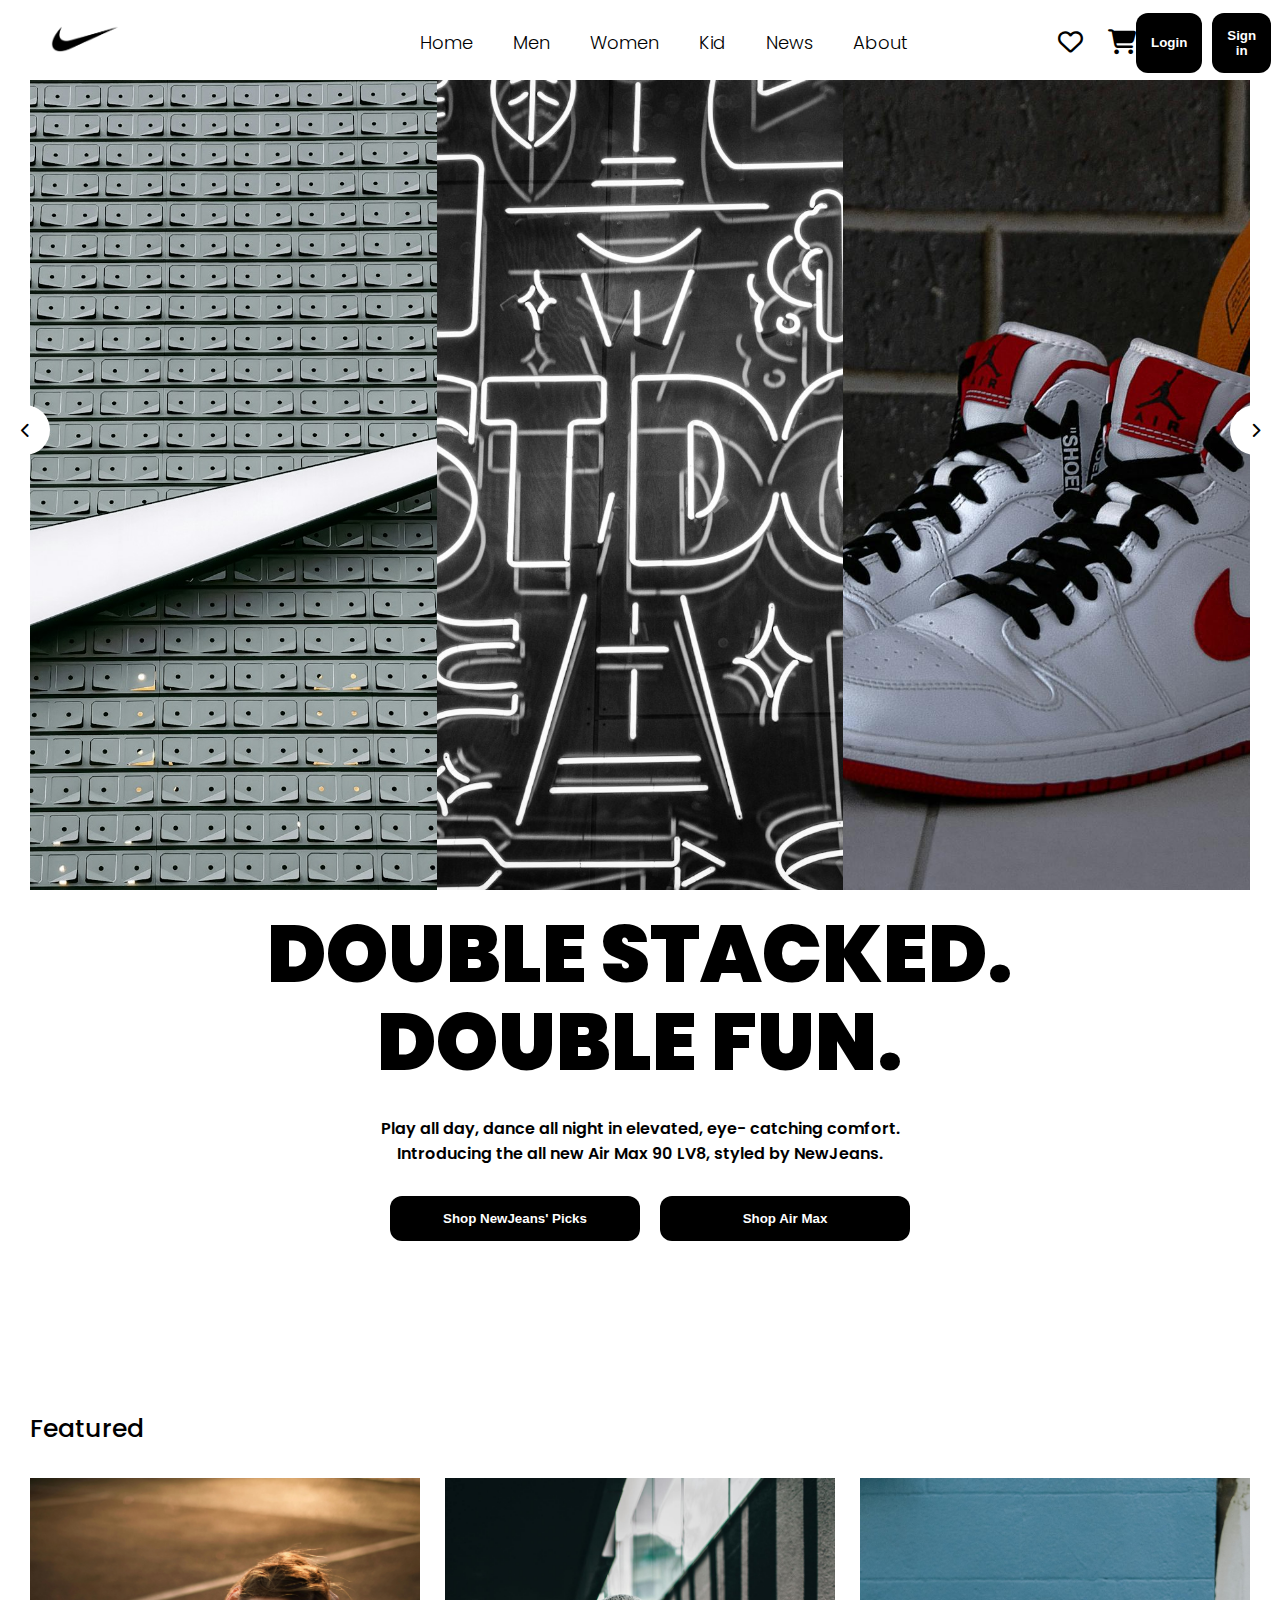
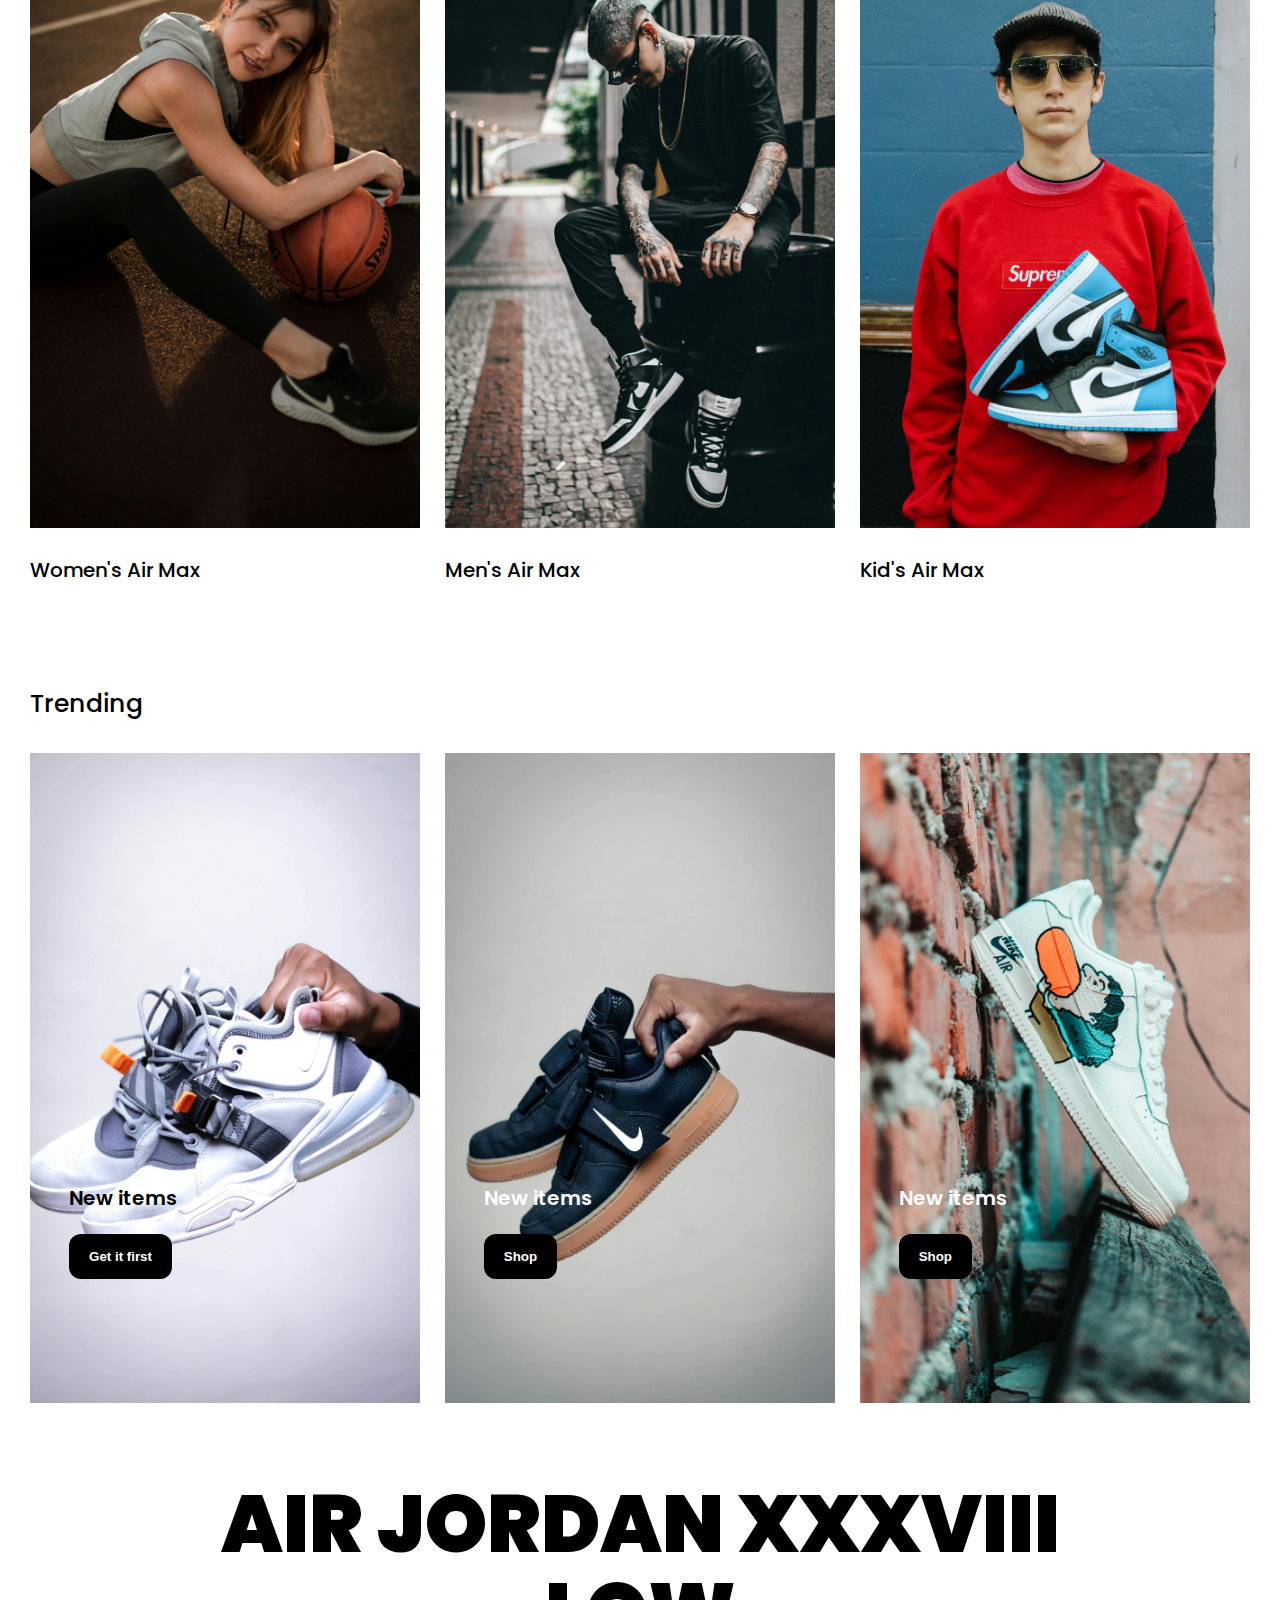
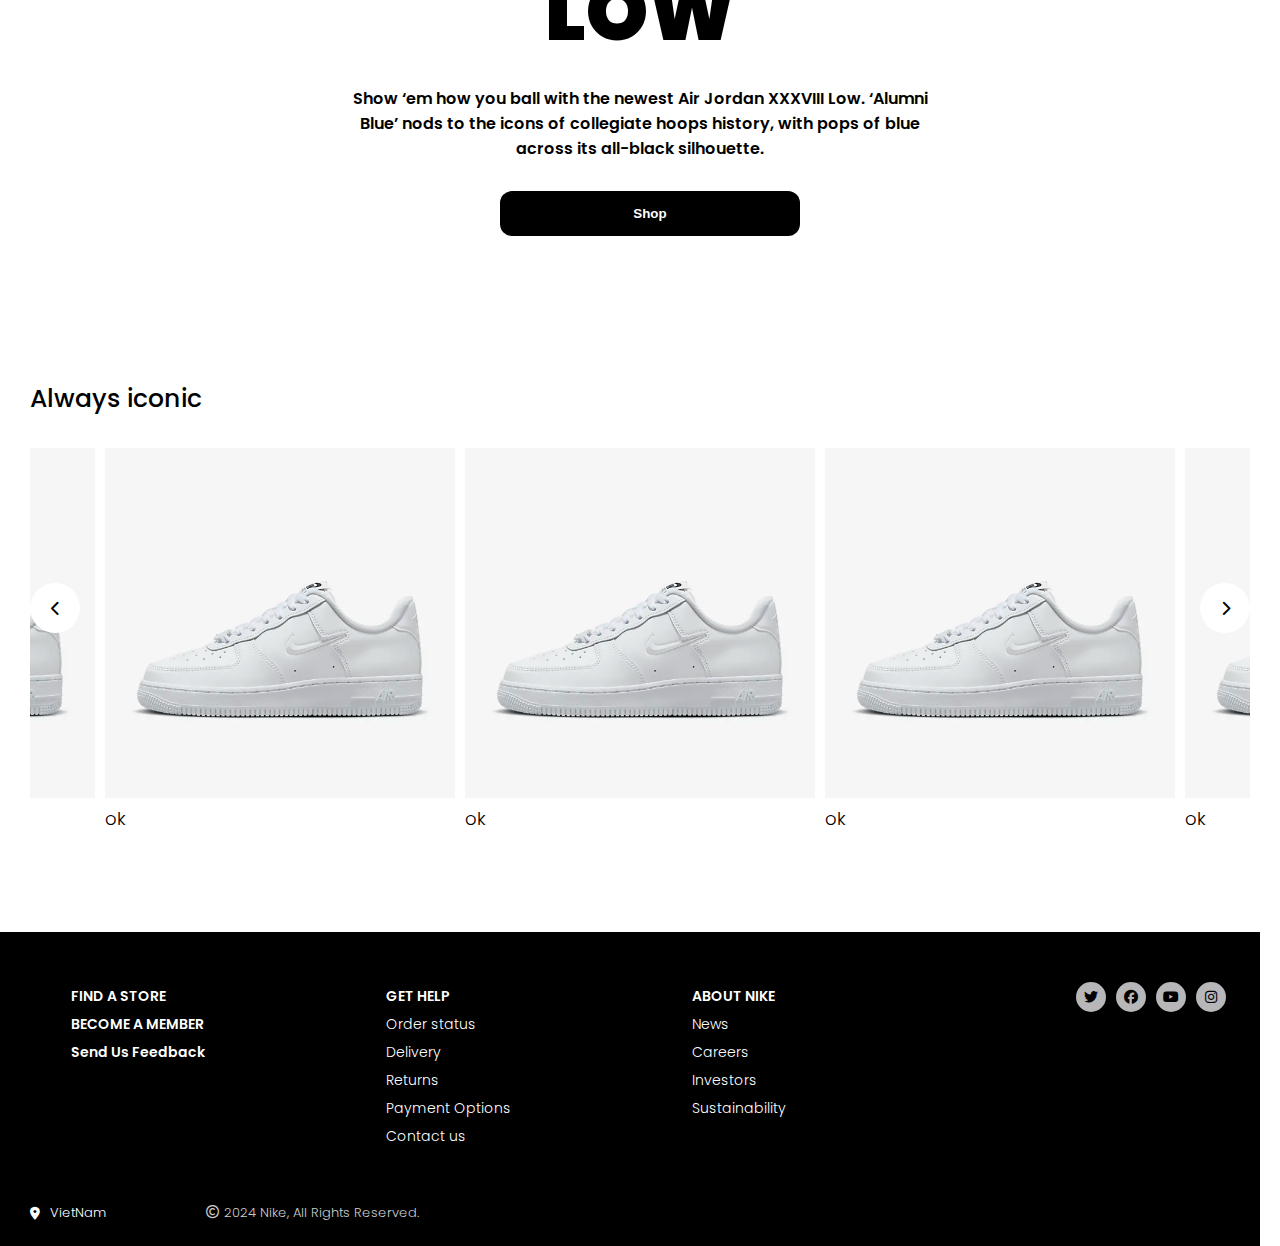
<file: index.html>
<!DOCTYPE html>
<html lang="en">
<head>
    <meta charset="UTF-8">
    <meta name="viewport" content="width=device-width, initial-scale=1.0">
    <title>Nike Shoes Shop</title>
    <!-- <link href="https://cdn.jsdelivr.net/npm/bootstrap@5.3.3/dist/css/bootstrap.min.css" rel="stylesheet">
    <link href="https://getbootstrap.com/docs/5.3/assets/css/docs.css" rel="stylesheet">
    <script src="https://cdn.jsdelivr.net/npm/bootstrap@5.3.3/dist/js/bootstrap.bundle.min.js"></script> -->
    <link rel="stylesheet" href="./fontawesome-free-6.5.1-web/css/all.css">
    <link rel="stylesheet" href="./asset/style.css">

</head>
<body>
    <!-- HEADER -->
    <header>
        <!-- navbar -->
        <div class="navbar">
            <a href="./index.html">
                <img src="./asset/img/logo.png" alt="Nike" class="logo">
            </a>
            <div class="navbar-nav">
                <a href="index.html" class="title__nav">Home</a>
                <a href="men.html" class="title__nav">Men</a>
                <a href="women.html" class="title__nav">Women</a>
                <a href="kid.html" class="title__nav">Kid</a>
                <a href="News.html" class="title__nav">News</a>
                <a href="About.html" class="title__nav">About</a>
            </div>
            <div class="cart">
                <a href="#!"><i class="fa-regular fa-heart"></i></a>
                 <a href="#!" class="cart-item"><i class="fa-solid fa-cart-shopping"></i></a>
            </div>
            <div class="login">
                <button class="btn log-in">Login</button>
                <button class="btn sign-up">Sign in</button>
            </div>
        </div>
        <!-- hero -->
        <div class="hero">
            <button class="btn-icon " id="iconic__left"><i class="fa-solid fa-chevron-left"></i></button>
            <div class="content">
                <img src="./asset/img/img-main1 (1).jpg" alt="" class="hero__img">
                <img src="./asset/img/img-main2 (2).jpg" alt="" class="hero__img">
                <img src="./asset/img/hero.jpg" alt="" class="hero__img">
            </div>
            <button class="btn-icon"id="iconic__right"><i class="fa-solid fa-chevron-right"></i></button>

        </div>
    </header>
       <!-- MAIN -->

    <main>
        <section class="">
            <!-- figcaption -->
            <div class="figcaption">
                <h2 class="title title-fig">
                    DOUBLE STACKED.<br>
                    DOUBLE FUN.
                </h2>
                <p class="desc">
                    Play all day, dance all night in elevated, eye- catching comfort.<br>
                    Introducing the all new Air Max 90 LV8, styled by NewJeans.
                </p>
                <div class="btn-figcaption">
                    <button class="btn btn-fig-left">Shop NewJeans' Picks</button>
                    <button class="btn btn-fig-right">Shop Air Max</button>

                </div>
            </div>
            <!-- featured -->
            <div class="featured">
                <h3 class="title title-feat">Featured</h3>
                <div class="featured-items">
                    <div class="feature-item">
                        <a href="#!">
                            <img src="./asset/img/womenNike.jpg" alt="Women's Air Max" class="feature__img">
                            <p class="desc">
                                Women's Air Max
                            </p>
                        </a>
                    </div>
                    <div class="feature-item">
                        <a href="#!">
                            <img src="./asset/img/mennike.jpg" alt="Women's Air Max" class="feature__img">
                            <p class="desc">
                                Men's Air Max
                            </p>
                        </a>
                        
                    </div>
                    <div class="feature-item">
                        <a href="#!">
                            <img src="./asset/img/kidNike.jpg" alt="Women's Air Max" class="feature__img">
                            <p class="desc">
                                Kid's Air Max
                            </p>
                        </a>
                        
                    </div>
                </div>
            </div>
            <!-- Trending -->
            <div class="trending">
                <h3 class="title title-trend">Trending</h3>
                <div class="trending-items">
                    <div class="item">
                        <a href="#!">
                            <img src="./asset/img/trend3.jpg" alt="" class="trending-img">
                            <div class="trending-title ttt">New items</div>
                            <button class="btn btn-trending">Get it first</button>
                        </a>
                    </div>

                    <div class="item">
                        <a href="#!">
                            <img src="./asset/img/trnd2.jpg" alt="" class="trending-img">
                            <div class="trending-title">New items</div>
                            <button class="btn btn-trending">Shop</button>
                        </a>
                    </div>

                    <div class="item">
                        <a href="#!">
                            <img src="./asset/img/trend1.jpg" alt="" class="trending-img">
                            <div class="trending-title">New items</div>
                            <button class="btn btn-trending">Shop</button>
                        </a>
                    </div>
                </div>
            </div>
            <!-- figcaption2 -->
            <div class="figcaption">
                <h2 class="title title-fig fig2">
                    AIR JORDAN XXXVIII LOW
                </h2>
                <p class="desc">
                    Show ‘em how you ball with the newest Air Jordan XXXVIII Low. 
                    ‘Alumni Blue’ nods to the icons of collegiate hoops history, 
                    with pops of blue across its all-black silhouette.
                </p>
                <div class="btn-figcaption">
                    <button class="btn btn-shop">Shop</button>

                </div>
            </div>

            <!-- iconic -->
            <div class="iconic-item">
                <h3 class="title iconic_title">Always iconic</h3>
                <div class="iconic__items">
                    <div class="item-icon">
                        <a href="#!">
                            <img src="./asset/img/icon1.png" alt="" class="img__iconic">
                            <div class="desc">ok</div>
                        </a>
                    </div>
                    <div class="item-icon">
                        <a href="#!">
                            <img src="./asset/img/icon1.png" alt="" class="img__iconic">
                            <div class="desc">ok</div>
                        </a>
                    </div>
                    <div class="item-icon">
                        <a href="#!">
                            <img src="./asset/img/icon1.png" alt="" class="img__iconic">

                            <div class="desc">ok</div>
                        </a>
                    </div>
                    <div class="item-icon">
                        <a href="#!">
                            <img src="./asset/img/icon1.png" alt="" class="img__iconic">

                            <div class="desc">ok</div>
                        </a>
                    </div>
                    <div class="item-icon">
                        <a href="#!">
                            <img src="./asset/img/icon1.png" alt="" class="img__iconic">

                            <div class="desc">ok</div>
                        </a>
                    </div>
                    <div class="item-icon">
                        <a href="#!">
                            <img src="./asset/img/icon1.png" alt="" class="img__iconic">

                            <div class="desc">ok</div>
                        </a>
                    </div>
                    <div class="item-icon">
                        <a href="#!">
                            <img src="./asset/img/icon1.png" alt="" class="img__iconic">

                            <div class="desc">ok</div>
                        </a>
                    </div>
                </div>
                
                <button class="btn-icon " id="iconic__left"><i class="fa-solid fa-chevron-left"></i></button>
                <button class="btn-icon"id="iconic__right"><i class="fa-solid fa-chevron-right"></i></button>
            </div>
        </section>
    </main>
    <!-- footer -->
    <div class="footer">
        <div class="footer-top">
            <div class="footer-top__left">
                <ul>
                    <li class="highlight">FIND A STORE</li>
                    <li class="highlight">BECOME A MEMBER</li>
                    <li class="highlight">Send Us Feedback</li>
                </ul>
                <ul>
                    <li class="highlight">GET HELP</li>
                    <li>Order status</li>
                    <li>Delivery</li>
                    <li>Returns</li>
                    <li>Payment Options</li>
                    <li>Contact us</li>

                </ul>
                <ul>
                    <li class="highlight">ABOUT NIKE</li>
                    <li>News</li>
                    <li>Careers</li>
                    <li>Investors</li>
                    <li>Sustainability</li>


                </ul>
            </div>
            <div class="footer-top__right">
                <a href="#!" class="icon"><i class="fa-brands fa-twitter"></i></a>
                <a href="#!" class="icon"><i class="fa-brands fa-facebook"></i></a>
                <a href="#!" class="icon"><i class="fa-brands fa-youtube"></i></a>
                <a href="#!" class="icon"><i class="fa-brands fa-instagram"></i></a>
                
            </div>
        </div>
        <div class="footer-bot">
            <a href="#!" class="location">
                <i class="fa-solid fa-location-dot"></i>
                <span class="country">VietNam</span>
            </a>
            <div class="copyright">
                <div class="copy-icon"><i class="fa-regular fa-copyright"></i></div>
                <span class="desc">
                    2024 Nike, All Rights Reserved.
                </span>
            </div>

        </div>
        
    </div>

        
    <script src="./app.js"></script>



        
</body>
</html>
</file>
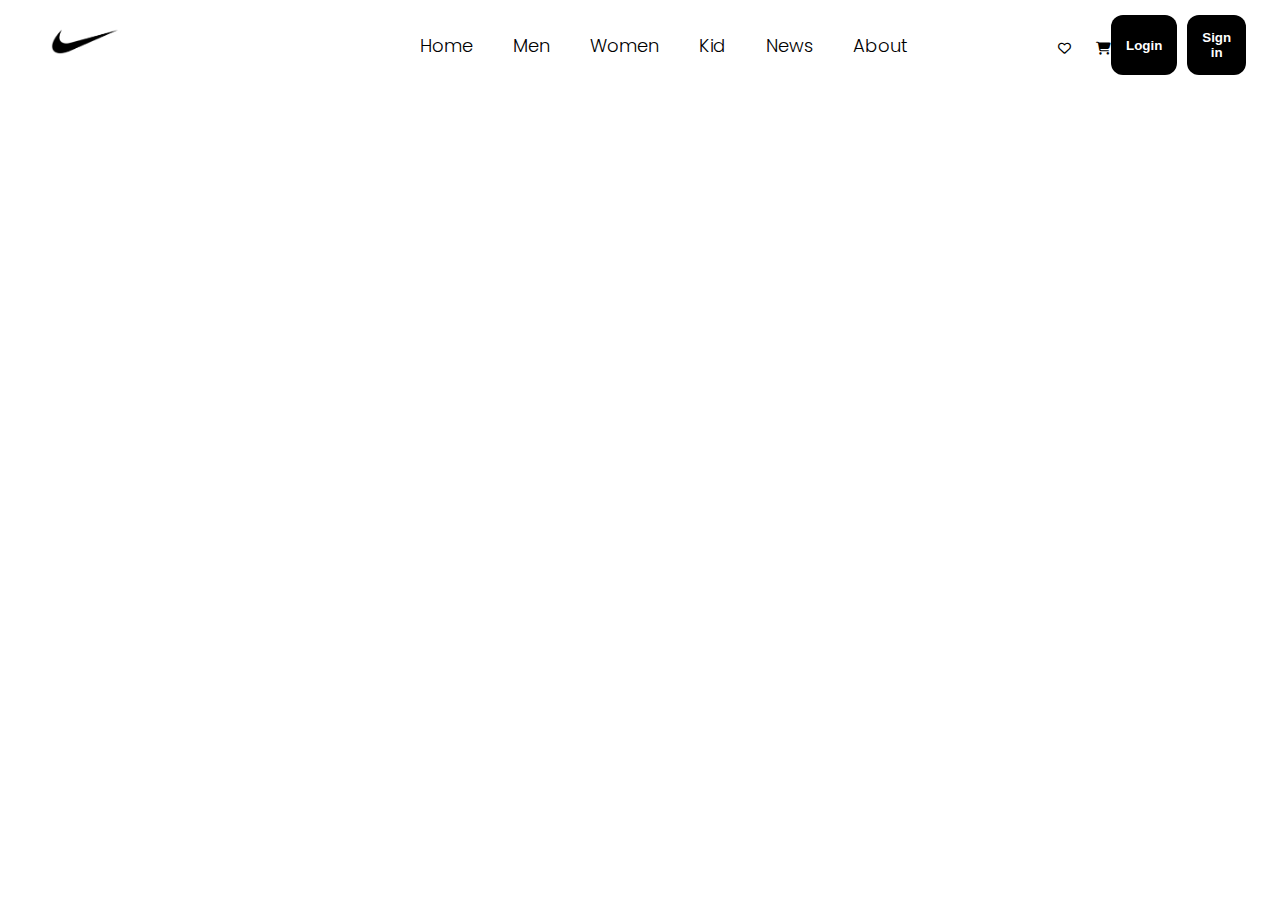
<file: About.html>
<!DOCTYPE html>
<html lang="en">
<head>
    <meta charset="UTF-8">
    <meta name="viewport" content="width=device-width, initial-scale=1.0">
    <title>About</title>
    <link rel="stylesheet" href="./asset/styles.css">
    <link rel="stylesheet" href="./fontawesome-free-6.5.1-web/css/all.css">
</head>
<body>
        <!-- HEADER -->
        <header>
            <!-- navbar -->
            <div class="navbar">
                <a href="./index.html">
                    <img src="./asset/img/logo.png" alt="Nike" class="logo">
                </a>
                <div class="navbar-nav">
                    <a href="index.html" class="home">Home</a>
                    <a href="men.html" class="men">Men</a>
                    <a href="women.html" class="women">Women</a>
                    <a href="kid.html" class="kid">Kid</a>
    
                    <a href="News.html" class="News">News</a>
                    <a href="About.html" class="About">About</a>
                </div>
                <div class="cart">
                    <a href="#!"><i class="fa-regular fa-heart"></i></a>
                     <a href="#!" class="cart-item"><i class="fa-solid fa-cart-shopping"></i></a>
                </div>
                <div class="login">
                    <button class="btn log-in">Login</button>
                    <button class="btn sign-up">Sign in</button>
                </div>
            </div>

        </header>
</body>
</html>
</file>
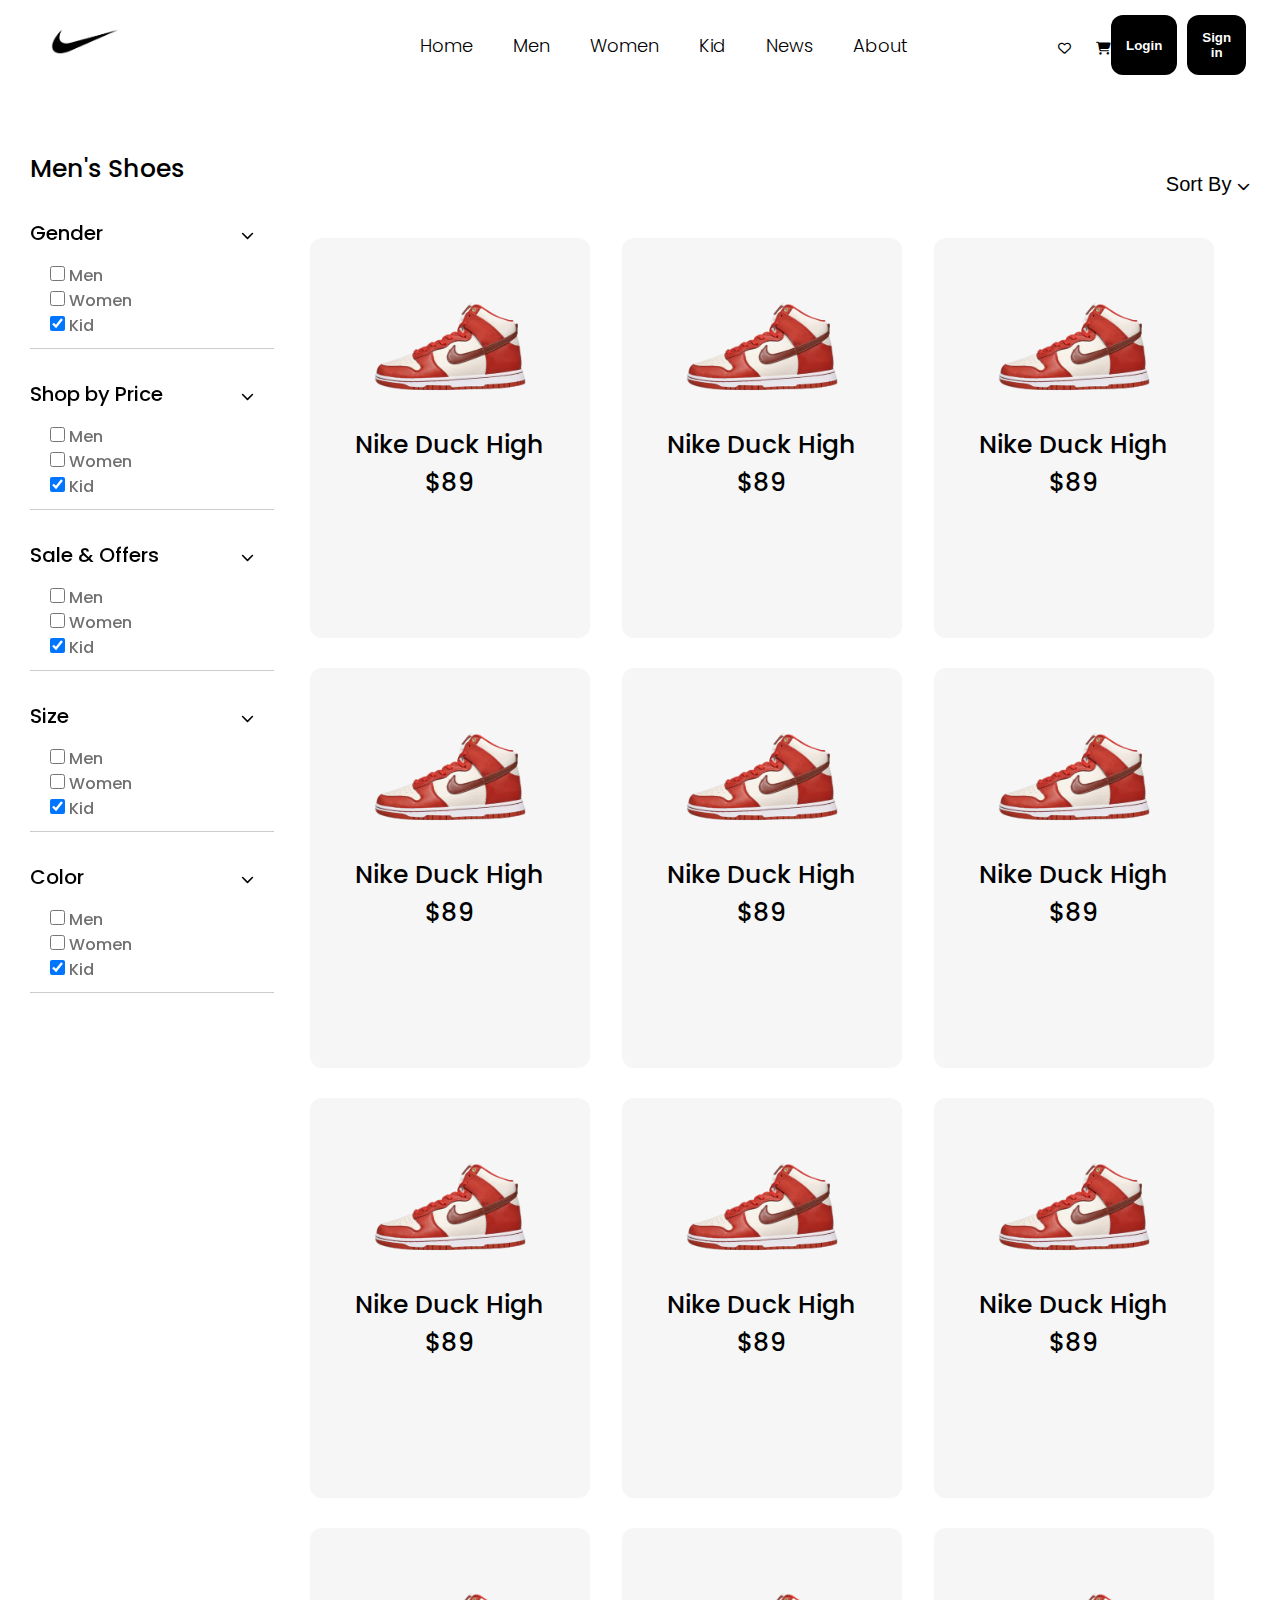
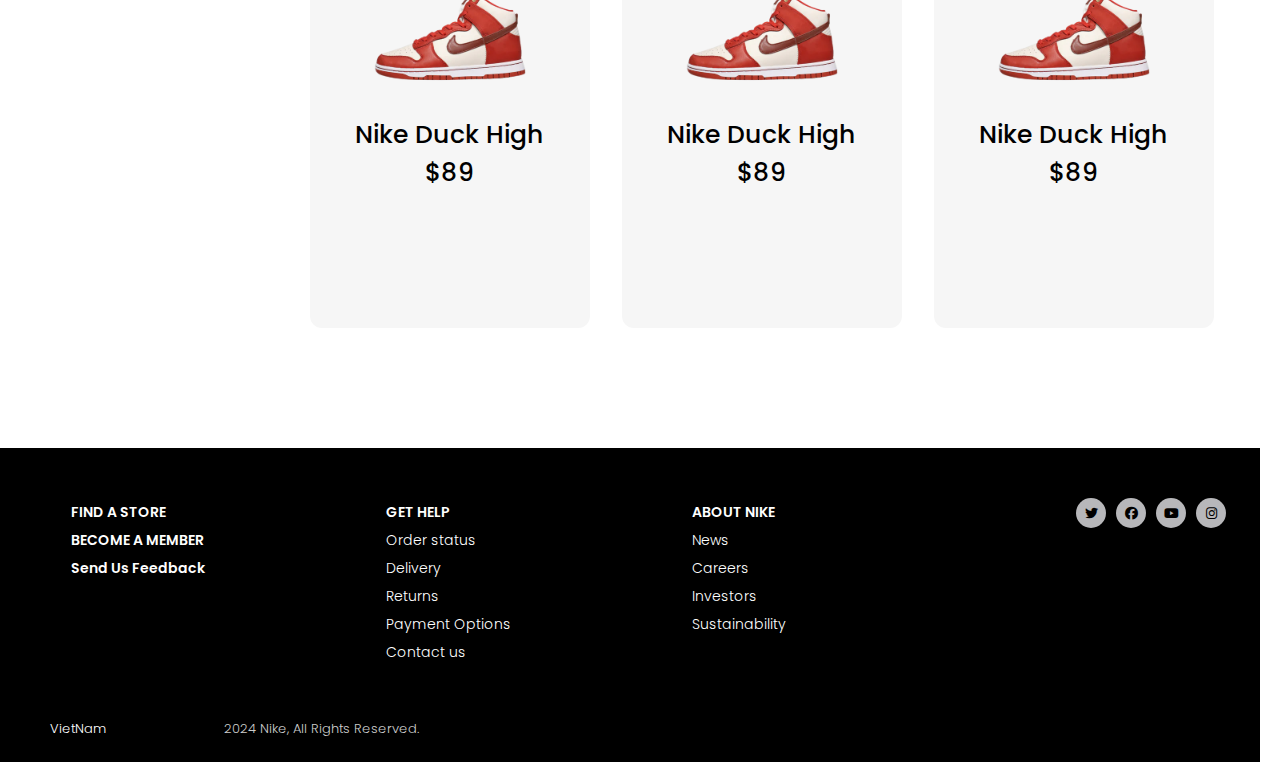
<file: kid.html>
<!DOCTYPE html>
<html lang="en">
<head>
    <meta charset="UTF-8">
    <meta name="viewport" content="width=device-width, initial-scale=1.0">
    <title>Shop for Kid</title>
    <link rel="stylesheet" href="./asset/styles.css">
    <link rel="stylesheet" href="./fontawesome-free-6.5.1-web/css/all.css">
</head>
<body>
        <!-- HEADER -->
        <header>
            <!-- navbar -->
            <div class="navbar">
                <a href="./index.html">
                    <img src="./asset/img/logo.png" alt="Nike" class="logo">
                </a>
                <div class="navbar-nav">
                    <a href="index.html" class="title__nav">Home</a>
                    <a href="men.html" class="title__nav">Men</a>
                    <a href="women.html" class="title__nav">Women</a>
                    <a href="kid.html" class="title__nav">Kid</a>
    
                    <a href="News.html" class="title__nav">News</a>
                    <a href="About.html" class="title__nav">About</a>
                </div>
                <div class="cart">
                    <a href="#!"><i class="fa-regular fa-heart"></i></a>
                     <a href="#!" class="cart-item"><i class="fa-solid fa-cart-shopping"></i></a>
                </div>
                <div class="login">
                    <button class="btn log-in">Login</button>
                    <button class="btn sign-up">Sign in</button>
                </div>
            </div>
        </header>
        <!-- main -->
        <main>
            <!-- header main -->
            <div class="header__main">
                <h3 class="title">Men's Shoes</h3>
            
                <button class="btn_filter"> 
                    <span>Sort By</span>
                    <i class="fa-solid fa-chevron-down"></i>
                </button>
                
            </div>
            <!-- body main -->
            <div class="body-main">
                <div class="nav-bar">
                    <div class="options">
                        <div class="item-op">
                            <div class="row-option">
                                <span class="title_op">
                                    Gender
                                </span>
                                <div class="icon">
                                    <i class="fa-solid fa-chevron-down"></i>
                                </div>
                            </div>
                            <form action="#!" class="form-op">
                                <input class="ip-op" type="checkbox" name="Men" value="">
                                <label for="Men"> Men</label><br>
                                <input class="ip-op"  type="checkbox" name="Women" value="">
                                <label for="Women"> Women</label><br>
                                <input class="ip-op" type="checkbox" name="Kid" value="" checked>
                                <label for="Kid"> Kid</label><br>
                            </form>
                        </div>
                        <div class="item-op">
                            <div class="row-option">
                                <span class="title_op">
                                    Shop by Price
                                </span>
                                <div class="icon">
                                    <i class="fa-solid fa-chevron-down"></i>
                                </div>
                                
                            </div>
                            <form action="#!" class="form-op">
                                <input class="ip-op" type="checkbox" name="Men" value="">
                                <label for="Men"> Men</label><br>
                                <input class="ip-op"  type="checkbox" name="Women" value="">
                                <label for="Women"> Women</label><br>
                                <input class="ip-op" type="checkbox" name="Kid" value="" checked>
                                <label for="Kid"> Kid</label><br>
                            </form>
                        </div>
                        <div class="item-op">
                            <div class="row-option">
                                <span class="title_op">
                                    Sale & Offers
                                </span>
                                <div class="icon">
                                    <i class="fa-solid fa-chevron-down"></i>
                                </div>
                            </div>
                            <form action="#!" class="form-op">
                                <input class="ip-op" type="checkbox" name="Men" value="">
                                <label for="Men"> Men</label><br>
                                <input class="ip-op"  type="checkbox" name="Women" value="">
                                <label for="Women"> Women</label><br>
                                <input class="ip-op" type="checkbox" name="Kid" value="" checked>
                                <label for="Kid"> Kid</label><br>
                            </form>
                        </div>
                        <div class="item-op">
                            <div class="row-option">
                                <span class="title_op">
                                    Size
                                </span>
                                <div class="icon">
                                    <i class="fa-solid fa-chevron-down"></i>
                                </div>
                            </div>
                            <form action="#!" class="form-op">
                                <input class="ip-op" type="checkbox" name="Men" value="">
                                <label for="Men"> Men</label><br>
                                <input class="ip-op"  type="checkbox" name="Women" value="">
                                <label for="Women"> Women</label><br>
                                <input class="ip-op" type="checkbox" name="Kid" value="" checked>
                                <label for="Kid"> Kid</label><br>
                            </form>
                        </div>
                        <div class="item-op">
                            <div class="row-option">
                                <span class="title_op">
                                    Color
                                </span>
                                <div class="icon">
                                    <i class="fa-solid fa-chevron-down"></i>
                                </div>
                            </div>
                            <form action="#!" class="form-op">
                                <input class="ip-op" type="checkbox" name="Men" value="">
                                <label for="Men"> Men</label><br>
                                <input class="ip-op"  type="checkbox" name="Women" value="">
                                <label for="Women"> Women</label><br>
                                <input class="ip-op" type="checkbox" name="Kid" value="" checked>
                                <label for="Kid"> Kid</label><br>
                            </form>
                        </div>
                        
                        
                    </div>
                </div>
                <div class="content">
                    <div class="row__content">
                        <div class="item">
                            <div class="card">
                                <div class="card__row">
                                    <div class="card__heart">
                                        <i class='bx bx-heart' ></i>
                                    </div>
                                    <div class="card__cart">
                                        <i class='bx bx-cart-alt' ></i>
                                    </div>
                                </div>
                                <div class="card__img">
                                    <img src="./asset/img/nikeDunkHigh.png" alt="">
                                </div>
                                <div class="card__title">
                                    Nike Duck High
                                </div>
                                <div class="card__price">
                                    $89
                                </div>
                               <div class="card__info">
                                <div class="card__size">
                                    <span>Size:</span>
                                    <button class="btn-size">6</button>
                                    <button class="btn-size">7</button>
                                    <button class="btn-size">8</button>
                                    <button class="btn-size">9</button>
                                </div>
                                <div class="card__color">
                                    <span>Color:</span>
                                    <button class="btn-color btn-color--green"></button>
                                    <button class="btn-color btn-color--blue"></button>
                                    <button class="btn-color btn-color--black"></button>
                                    <button class="btn-color btn-color--red"></button>
                        
                                </div>
                                <div class="card__action">
                                    <button class="btn-action">Buy Now</button>
                                    <button class="btn-action">Add Cart</button>
                        
                                </div>
                               </div>
                            </div>
                        </div>
                        <div class="item">
                            <div class="card">
                                <div class="card__row">
                                    <div class="card__heart">
                                        <i class='bx bx-heart' ></i>
                                    </div>
                                    <div class="card__cart">
                                        <i class='bx bx-cart-alt' ></i>
                                    </div>
                                </div>
                                <div class="card__img">
                                    <img src="./asset/img/nikeDunkHigh.png" alt="">
                                </div>
                                <div class="card__title">
                                    Nike Duck High
                                </div>
                                <div class="card__price">
                                    $89
                                </div>
                               <div class="card__info">
                                <div class="card__size">
                                    <span>Size:</span>
                                    <button class="btn-size">6</button>
                                    <button class="btn-size">7</button>
                                    <button class="btn-size">8</button>
                                    <button class="btn-size">9</button>
                                </div>
                                <div class="card__color">
                                    <span>Color:</span>
                                    <button class="btn-color btn-color--green"></button>
                                    <button class="btn-color btn-color--blue"></button>
                                    <button class="btn-color btn-color--black"></button>
                                    <button class="btn-color btn-color--red"></button>
                        
                                </div>
                                <div class="card__action">
                                    <button class="btn-action">Buy Now</button>
                                    <button class="btn-action">Add Cart</button>
                        
                                </div>
                               </div>
                            </div>
                        </div>
                        <div class="item">
                            <div class="card">
                                <div class="card__row">
                                    <div class="card__heart">
                                        <i class='bx bx-heart' ></i>
                                    </div>
                                    <div class="card__cart">
                                        <i class='bx bx-cart-alt' ></i>
                                    </div>
                                </div>
                                <div class="card__img">
                                    <img src="./asset/img/nikeDunkHigh.png" alt="">
                                </div>
                                <div class="card__title">
                                    Nike Duck High
                                </div>
                                <div class="card__price">
                                    $89
                                </div>
                               <div class="card__info">
                                <div class="card__size">
                                    <span>Size:</span>
                                    <button class="btn-size">6</button>
                                    <button class="btn-size">7</button>
                                    <button class="btn-size">8</button>
                                    <button class="btn-size">9</button>
                                </div>
                                <div class="card__color">
                                    <span>Color:</span>
                                    <button class="btn-color btn-color--green"></button>
                                    <button class="btn-color btn-color--blue"></button>
                                    <button class="btn-color btn-color--black"></button>
                                    <button class="btn-color btn-color--red"></button>
                        
                                </div>
                                <div class="card__action">
                                    <button class="btn-action">Buy Now</button>
                                    <button class="btn-action">Add Cart</button>
                        
                                </div>
                               </div>
                            </div>
                        </div>
                    </div>
                    <div class="row__content">
                        <div class="item">
                            <div class="card">
                                <div class="card__row">
                                    <div class="card__heart">
                                        <i class='bx bx-heart' ></i>
                                    </div>
                                    <div class="card__cart">
                                        <i class='bx bx-cart-alt' ></i>
                                    </div>
                                </div>
                                <div class="card__img">
                                    <img src="./asset/img/nikeDunkHigh.png" alt="">
                                </div>
                                <div class="card__title">
                                    Nike Duck High
                                </div>
                                <div class="card__price">
                                    $89
                                </div>
                               <div class="card__info">
                                <div class="card__size">
                                    <span>Size:</span>
                                    <button class="btn-size">6</button>
                                    <button class="btn-size">7</button>
                                    <button class="btn-size">8</button>
                                    <button class="btn-size">9</button>
                                </div>
                                <div class="card__color">
                                    <span>Color:</span>
                                    <button class="btn-color btn-color--green"></button>
                                    <button class="btn-color btn-color--blue"></button>
                                    <button class="btn-color btn-color--black"></button>
                                    <button class="btn-color btn-color--red"></button>
                        
                                </div>
                                <div class="card__action">
                                    <button class="btn-action">Buy Now</button>
                                    <button class="btn-action">Add Cart</button>
                        
                                </div>
                               </div>
                            </div>
                        </div>
                        <div class="item">
                            <div class="card">
                                <div class="card__row">
                                    <div class="card__heart">
                                        <i class='bx bx-heart' ></i>
                                    </div>
                                    <div class="card__cart">
                                        <i class='bx bx-cart-alt' ></i>
                                    </div>
                                </div>
                                <div class="card__img">
                                    <img src="./asset/img/nikeDunkHigh.png" alt="">
                                </div>
                                <div class="card__title">
                                    Nike Duck High
                                </div>
                                <div class="card__price">
                                    $89
                                </div>
                               <div class="card__info">
                                <div class="card__size">
                                    <span>Size:</span>
                                    <button class="btn-size">6</button>
                                    <button class="btn-size">7</button>
                                    <button class="btn-size">8</button>
                                    <button class="btn-size">9</button>
                                </div>
                                <div class="card__color">
                                    <span>Color:</span>
                                    <button class="btn-color btn-color--green"></button>
                                    <button class="btn-color btn-color--blue"></button>
                                    <button class="btn-color btn-color--black"></button>
                                    <button class="btn-color btn-color--red"></button>
                        
                                </div>
                                <div class="card__action">
                                    <button class="btn-action">Buy Now</button>
                                    <button class="btn-action">Add Cart</button>
                        
                                </div>
                               </div>
                            </div>
                        </div>
                        <div class="item">
                            <div class="card">
                                <div class="card__row">
                                    <div class="card__heart">
                                        <i class='bx bx-heart' ></i>
                                    </div>
                                    <div class="card__cart">
                                        <i class='bx bx-cart-alt' ></i>
                                    </div>
                                </div>
                                <div class="card__img">
                                    <img src="./asset/img/nikeDunkHigh.png" alt="">
                                </div>
                                <div class="card__title">
                                    Nike Duck High
                                </div>
                                <div class="card__price">
                                    $89
                                </div>
                               <div class="card__info">
                                <div class="card__size">
                                    <span>Size:</span>
                                    <button class="btn-size">6</button>
                                    <button class="btn-size">7</button>
                                    <button class="btn-size">8</button>
                                    <button class="btn-size">9</button>
                                </div>
                                <div class="card__color">
                                    <span>Color:</span>
                                    <button class="btn-color btn-color--green"></button>
                                    <button class="btn-color btn-color--blue"></button>
                                    <button class="btn-color btn-color--black"></button>
                                    <button class="btn-color btn-color--red"></button>
                        
                                </div>
                                <div class="card__action">
                                    <button class="btn-action">Buy Now</button>
                                    <button class="btn-action">Add Cart</button>
                        
                                </div>
                               </div>
                            </div>
                        </div>
                    </div>
                    <div class="row__content">
                        <div class="item">
                            <div class="card">
                                <div class="card__row">
                                    <div class="card__heart">
                                        <i class='bx bx-heart' ></i>
                                    </div>
                                    <div class="card__cart">
                                        <i class='bx bx-cart-alt' ></i>
                                    </div>
                                </div>
                                <div class="card__img">
                                    <img src="./asset/img/nikeDunkHigh.png" alt="">
                                </div>
                                <div class="card__title">
                                    Nike Duck High
                                </div>
                                <div class="card__price">
                                    $89
                                </div>
                               <div class="card__info">
                                <div class="card__size">
                                    <span>Size:</span>
                                    <button class="btn-size">6</button>
                                    <button class="btn-size">7</button>
                                    <button class="btn-size">8</button>
                                    <button class="btn-size">9</button>
                                </div>
                                <div class="card__color">
                                    <span>Color:</span>
                                    <button class="btn-color btn-color--green"></button>
                                    <button class="btn-color btn-color--blue"></button>
                                    <button class="btn-color btn-color--black"></button>
                                    <button class="btn-color btn-color--red"></button>
                        
                                </div>
                                <div class="card__action">
                                    <button class="btn-action">Buy Now</button>
                                    <button class="btn-action">Add Cart</button>
                        
                                </div>
                               </div>
                            </div>
                        </div>
                        <div class="item">
                            <div class="card">
                                <div class="card__row">
                                    <div class="card__heart">
                                        <i class='bx bx-heart' ></i>
                                    </div>
                                    <div class="card__cart">
                                        <i class='bx bx-cart-alt' ></i>
                                    </div>
                                </div>
                                <div class="card__img">
                                    <img src="./asset/img/nikeDunkHigh.png" alt="">
                                </div>
                                <div class="card__title">
                                    Nike Duck High
                                </div>
                                <div class="card__price">
                                    $89
                                </div>
                               <div class="card__info">
                                <div class="card__size">
                                    <span>Size:</span>
                                    <button class="btn-size">6</button>
                                    <button class="btn-size">7</button>
                                    <button class="btn-size">8</button>
                                    <button class="btn-size">9</button>
                                </div>
                                <div class="card__color">
                                    <span>Color:</span>
                                    <button class="btn-color btn-color--green"></button>
                                    <button class="btn-color btn-color--blue"></button>
                                    <button class="btn-color btn-color--black"></button>
                                    <button class="btn-color btn-color--red"></button>
                        
                                </div>
                                <div class="card__action">
                                    <button class="btn-action">Buy Now</button>
                                    <button class="btn-action">Add Cart</button>
                        
                                </div>
                               </div>
                            </div>
                        </div>
                        <div class="item">
                            <div class="card">
                                <div class="card__row">
                                    <div class="card__heart">
                                        <i class='bx bx-heart' ></i>
                                    </div>
                                    <div class="card__cart">
                                        <i class='bx bx-cart-alt' ></i>
                                    </div>
                                </div>
                                <div class="card__img">
                                    <img src="./asset/img/nikeDunkHigh.png" alt="">
                                </div>
                                <div class="card__title">
                                    Nike Duck High
                                </div>
                                <div class="card__price">
                                    $89
                                </div>
                               <div class="card__info">
                                <div class="card__size">
                                    <span>Size:</span>
                                    <button class="btn-size">6</button>
                                    <button class="btn-size">7</button>
                                    <button class="btn-size">8</button>
                                    <button class="btn-size">9</button>
                                </div>
                                <div class="card__color">
                                    <span>Color:</span>
                                    <button class="btn-color btn-color--green"></button>
                                    <button class="btn-color btn-color--blue"></button>
                                    <button class="btn-color btn-color--black"></button>
                                    <button class="btn-color btn-color--red"></button>
                        
                                </div>
                                <div class="card__action">
                                    <button class="btn-action">Buy Now</button>
                                    <button class="btn-action">Add Cart</button>
                        
                                </div>
                               </div>
                            </div>
                        </div>
                    </div>
                    <div class="row__content">
                        <div class="item">
                            <div class="card">
                                <div class="card__row">
                                    <div class="card__heart">
                                        <i class='bx bx-heart' ></i>
                                    </div>
                                    <div class="card__cart">
                                        <i class='bx bx-cart-alt' ></i>
                                    </div>
                                </div>
                                <div class="card__img">
                                    <img src="./asset/img/nikeDunkHigh.png" alt="">
                                </div>
                                <div class="card__title">
                                    Nike Duck High
                                </div>
                                <div class="card__price">
                                    $89
                                </div>
                               <div class="card__info">
                                <div class="card__size">
                                    <span>Size:</span>
                                    <button class="btn-size">6</button>
                                    <button class="btn-size">7</button>
                                    <button class="btn-size">8</button>
                                    <button class="btn-size">9</button>
                                </div>
                                <div class="card__color">
                                    <span>Color:</span>
                                    <button class="btn-color btn-color--green"></button>
                                    <button class="btn-color btn-color--blue"></button>
                                    <button class="btn-color btn-color--black"></button>
                                    <button class="btn-color btn-color--red"></button>
                        
                                </div>
                                <div class="card__action">
                                    <button class="btn-action">Buy Now</button>
                                    <button class="btn-action">Add Cart</button>
                        
                                </div>
                               </div>
                            </div>
                        </div>
                        <div class="item">
                            <div class="card">
                                <div class="card__row">
                                    <div class="card__heart">
                                        <i class='bx bx-heart' ></i>
                                    </div>
                                    <div class="card__cart">
                                        <i class='bx bx-cart-alt' ></i>
                                    </div>
                                </div>
                                <div class="card__img">
                                    <img src="./asset/img/nikeDunkHigh.png" alt="">
                                </div>
                                <div class="card__title">
                                    Nike Duck High
                                </div>
                                <div class="card__price">
                                    $89
                                </div>
                               <div class="card__info">
                                <div class="card__size">
                                    <span>Size:</span>
                                    <button class="btn-size">6</button>
                                    <button class="btn-size">7</button>
                                    <button class="btn-size">8</button>
                                    <button class="btn-size">9</button>
                                </div>
                                <div class="card__color">
                                    <span>Color:</span>
                                    <button class="btn-color btn-color--green"></button>
                                    <button class="btn-color btn-color--blue"></button>
                                    <button class="btn-color btn-color--black"></button>
                                    <button class="btn-color btn-color--red"></button>
                        
                                </div>
                                <div class="card__action">
                                    <button class="btn-action">Buy Now</button>
                                    <button class="btn-action">Add Cart</button>
                        
                                </div>
                               </div>
                            </div>
                        </div>
                        <div class="item">
                            <div class="card">
                                <div class="card__row">
                                    <div class="card__heart">
                                        <i class='bx bx-heart' ></i>
                                    </div>
                                    <div class="card__cart">
                                        <i class='bx bx-cart-alt' ></i>
                                    </div>
                                </div>
                                <div class="card__img">
                                    <img src="./asset/img/nikeDunkHigh.png" alt="">
                                </div>
                                <div class="card__title">
                                    Nike Duck High
                                </div>
                                <div class="card__price">
                                    $89
                                </div>
                               <div class="card__info">
                                <div class="card__size">
                                    <span>Size:</span>
                                    <button class="btn-size">6</button>
                                    <button class="btn-size">7</button>
                                    <button class="btn-size">8</button>
                                    <button class="btn-size">9</button>
                                </div>
                                <div class="card__color">
                                    <span>Color:</span>
                                    <button class="btn-color btn-color--green"></button>
                                    <button class="btn-color btn-color--blue"></button>
                                    <button class="btn-color btn-color--black"></button>
                                    <button class="btn-color btn-color--red"></button>
                        
                                </div>
                                <div class="card__action">
                                    <button class="btn-action">Buy Now</button>
                                    <button class="btn-action">Add Cart</button>
                        
                                </div>
                               </div>
                            </div>
                        </div>
                    </div>
                   
                </div>
            
            </div>
        </main>
        <!-- footer -->
        <div class="footer">
            <div class="footer-top">
                <div class="footer-top__left">
                    <ul>
                        <li class="highlight">FIND A STORE</li>
                        <li class="highlight">BECOME A MEMBER</li>
                        <li class="highlight">Send Us Feedback</li>
                    </ul>
                    <ul>
                        <li class="highlight">GET HELP</li>
                        <li>Order status</li>
                        <li>Delivery</li>
                        <li>Returns</li>
                        <li>Payment Options</li>
                        <li>Contact us</li>
    
                    </ul>
                    <ul>
                        <li class="highlight">ABOUT NIKE</li>
                        <li>News</li>
                        <li>Careers</li>
                        <li>Investors</li>
                        <li>Sustainability</li>
    
    
                    </ul>
                </div>
                <div class="footer-top__right">
                    <a href="#!" class="icon"><i class="fa-brands fa-twitter"></i></a>
                    <a href="#!" class="icon"><i class="fa-brands fa-facebook"></i></a>
                    <a href="#!" class="icon"><i class="fa-brands fa-youtube"></i></a>
                    <a href="#!" class="icon"><i class="fa-brands fa-instagram"></i></a>
                    
                </div>
            </div>
            <div class="footer-bot">
                <a href="#!" class="location">
                    <i class="fa-solid fa-location-dot"></i>
                    <span class="country">VietNam</span>
                </a>
                <div class="copyright">
                    <div class="copy-icon"><i class="fa-regular fa-copyright"></i></div>
                    <span class="desc">
                        2024 Nike, All Rights Reserved.
                    </span>
                </div>
    
            </div>
            
        </div>
</body>
</html>
</file>
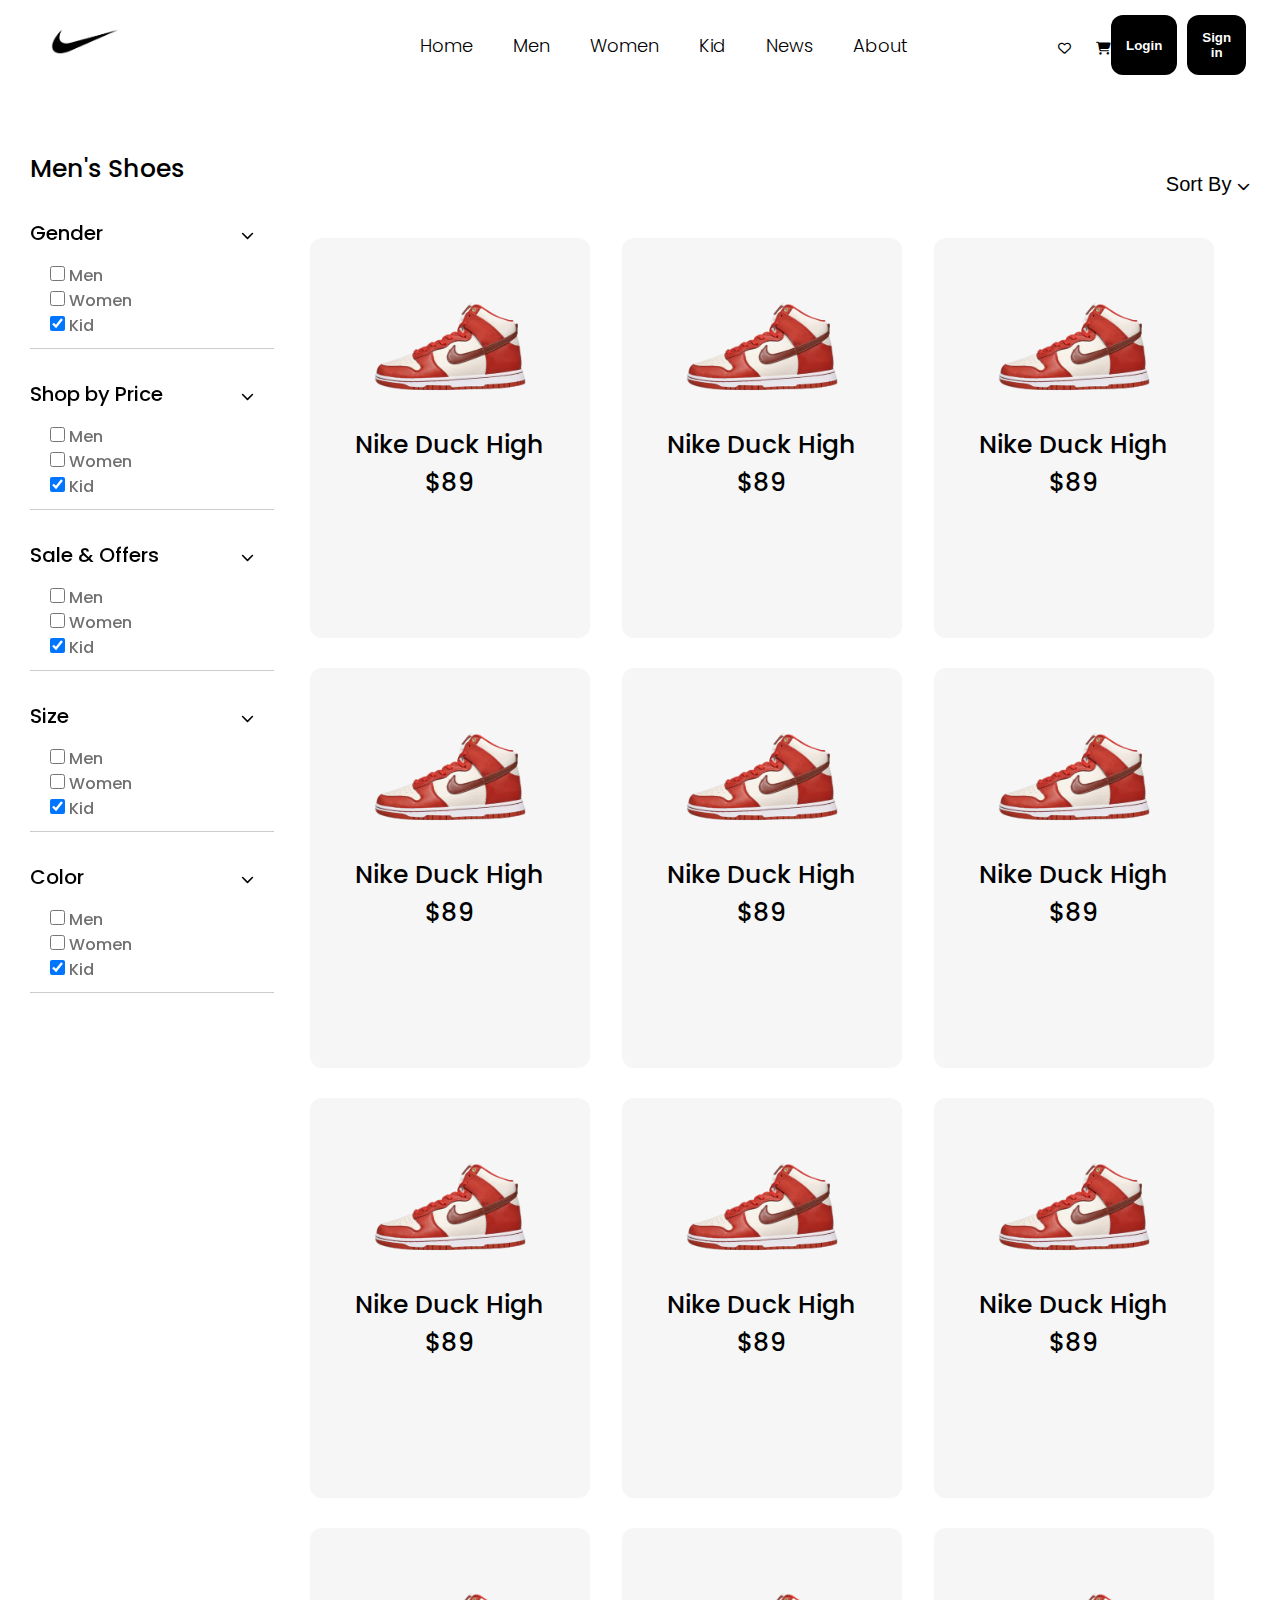
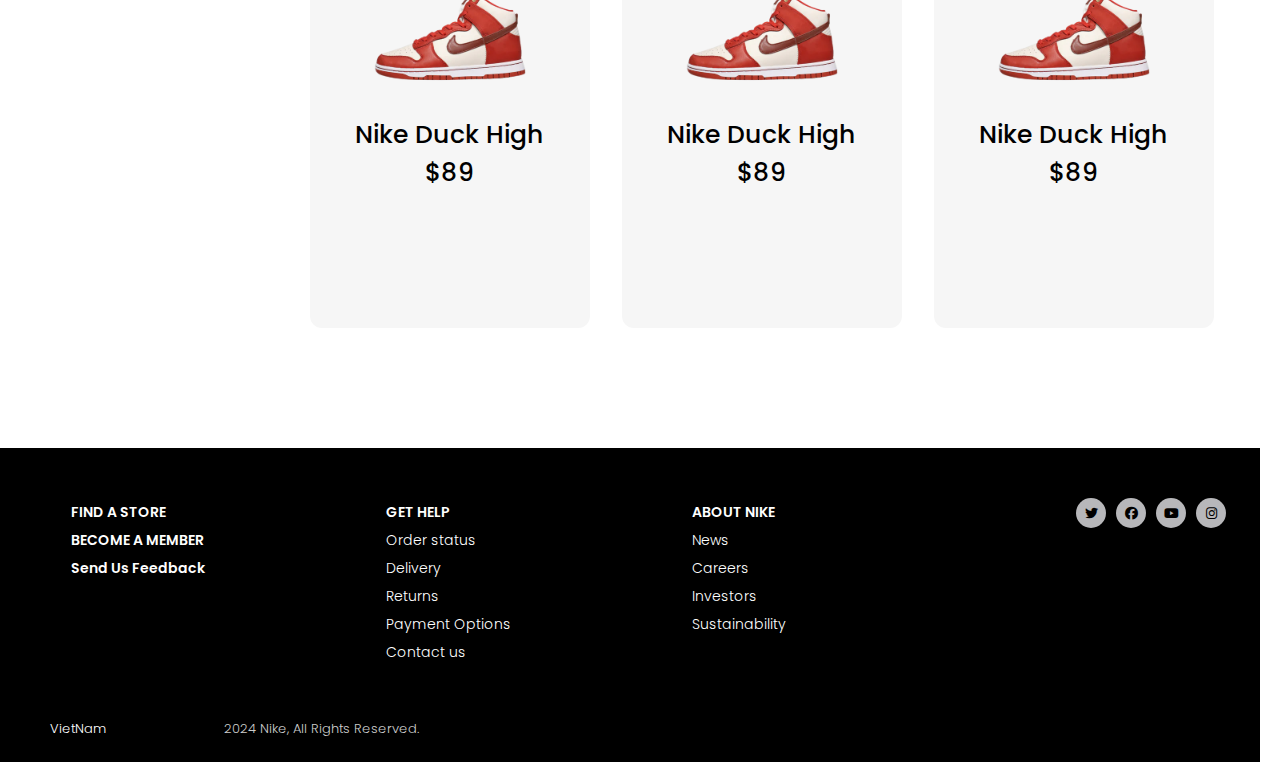
<file: men.html>
<!DOCTYPE html>
<html lang="en">
<head>
    <meta charset="UTF-8">
    <meta name="viewport" content="width=device-width, initial-scale=1.0">
    <title>Shop for men</title>
    <link rel="stylesheet" href="./asset/styles.css">
    <link rel="stylesheet" href="./fontawesome-free-6.5.1-web/css/all.css">
</head>
<body>
        <!-- HEADER -->
        <header>
            <!-- navbar -->
            <div class="navbar">
                <a href="./index.html">
                    <img src="./asset/img/logo.png" alt="Nike" class="logo">
                </a>
                <div class="navbar-nav">
                    <a href="index.html" class="title__nav">Home</a>
                    <a href="men.html" class="title__nav">Men</a>
                    <a href="women.html" class="title__nav">Women</a>
                    <a href="kid.html" class="title__nav">Kid</a>
    
                    <a href="News.html" class="title__nav">News</a>
                    <a href="About.html" class="title__nav">About</a>
                </div>
                <div class="cart">
                    <a href="#!">
                        <i class="fa-regular fa-heart icon__cart"></i>
                    </a>
                     <a href="#!" class="cart-item">
                        <i class="fa-solid fa-cart-shopping icon__cart"></i>
                    </a>
                </div>
                <div class="login">
                    <button class="btn log-in">Login</button>
                    <button class="btn sign-up">Sign in</button>
                </div>
            </div>

        </header>
        <!-- main -->
        <main>
            <!-- header main -->
            <div class="header__main">
                <h3 class="title">Men's Shoes</h3>
            
                <button class="btn_filter"> 
                    <span>Sort By</span>
                    <i class="fa-solid fa-chevron-down"></i>
                </button>
                
            </div>
            <!-- body main -->
            <div class="body-main">
                <div class="nav-bar">
                    <div class="options">
                        <div class="item-op">
                            <div class="row-option">
                                <span class="title_op">
                                    Gender
                                </span>
                                <div class="icon">
                                    <i class="fa-solid fa-chevron-down"></i>
                                </div>
                            </div>
                            <form action="#!" class="form-op">
                                <input class="ip-op" type="checkbox" name="Men" value="">
                                <label for="Men"> Men</label><br>
                                <input class="ip-op"  type="checkbox" name="Women" value="">
                                <label for="Women"> Women</label><br>
                                <input class="ip-op" type="checkbox" name="Kid" value="" checked>
                                <label for="Kid"> Kid</label><br>
                            </form>
                        </div>
                        <div class="item-op">
                            <div class="row-option">
                                <span class="title_op">
                                    Shop by Price
                                </span>
                                <div class="icon">
                                    <i class="fa-solid fa-chevron-down"></i>
                                </div>
                                
                            </div>
                            <form action="#!" class="form-op">
                                <input class="ip-op" type="checkbox" name="Men" value="">
                                <label for="Men"> Men</label><br>
                                <input class="ip-op"  type="checkbox" name="Women" value="">
                                <label for="Women"> Women</label><br>
                                <input class="ip-op" type="checkbox" name="Kid" value="" checked>
                                <label for="Kid"> Kid</label><br>
                            </form>
                        </div>
                        <div class="item-op">
                            <div class="row-option">
                                <span class="title_op">
                                    Sale & Offers
                                </span>
                                <div class="icon">
                                    <i class="fa-solid fa-chevron-down"></i>
                                </div>
                            </div>
                            <form action="#!" class="form-op">
                                <input class="ip-op" type="checkbox" name="Men" value="">
                                <label for="Men"> Men</label><br>
                                <input class="ip-op"  type="checkbox" name="Women" value="">
                                <label for="Women"> Women</label><br>
                                <input class="ip-op" type="checkbox" name="Kid" value="" checked>
                                <label for="Kid"> Kid</label><br>
                            </form>
                        </div>
                        <div class="item-op">
                            <div class="row-option">
                                <span class="title_op">
                                    Size
                                </span>
                                <div class="icon">
                                    <i class="fa-solid fa-chevron-down"></i>
                                </div>
                            </div>
                            <form action="#!" class="form-op">
                                <input class="ip-op" type="checkbox" name="Men" value="">
                                <label for="Men"> Men</label><br>
                                <input class="ip-op"  type="checkbox" name="Women" value="">
                                <label for="Women"> Women</label><br>
                                <input class="ip-op" type="checkbox" name="Kid" value="" checked>
                                <label for="Kid"> Kid</label><br>
                            </form>
                        </div>
                        <div class="item-op">
                            <div class="row-option">
                                <span class="title_op">
                                    Color
                                </span>
                                <div class="icon">
                                    <i class="fa-solid fa-chevron-down"></i>
                                </div>
                            </div>
                            <form action="#!" class="form-op">
                                <input class="ip-op" type="checkbox" name="Men" value="">
                                <label for="Men"> Men</label><br>
                                <input class="ip-op"  type="checkbox" name="Women" value="">
                                <label for="Women"> Women</label><br>
                                <input class="ip-op" type="checkbox" name="Kid" value="" checked>
                                <label for="Kid"> Kid</label><br>
                            </form>
                        </div>
                        
                        
                    </div>
                </div>
                <div class="content">
                    <div class="row__content">
                        <div class="item">
                            <a href="#!">
                                <div class="card">
                                    <div class="card__row">
                                        <div class="card__heart">
                                            <i class='bx bx-heart' ></i>
                                        </div>
                                        <div class="card__cart">
                                            <i class='bx bx-cart-alt' ></i>
                                        </div>
                                    </div>
                                    <div class="card__img">
                                        <img src="./asset/img/nikeDunkHigh.png" alt="">
                                    </div>
                                    <div class="card__title">
                                        Nike Duck High
                                    </div>
                                    <div class="card__price">
                                        $89
                                    </div>
                                   <div class="card__info">
                                    <div class="card__size">
                                        <span>Size:</span>
                                        <button class="btn-size">6</button>
                                        <button class="btn-size">7</button>
                                        <button class="btn-size">8</button>
                                        <button class="btn-size">9</button>
                                    </div>
                                    <div class="card__color">
                                        <span>Color:</span>
                                        <button class="btn-color btn-color--green"></button>
                                        <button class="btn-color btn-color--blue"></button>
                                        <button class="btn-color btn-color--black"></button>
                                        <button class="btn-color btn-color--red"></button>
                            
                                    </div>
                                    <div class="card__action">
                                        <button class="btn-action">Buy Now</button>
                                        <button class="btn-action">Add Cart</button>
                            
                                    </div>
                                   </div>
                                </div>
                            </a>
                        </div>
                        <div class="item">
                            <a href="#!">
                                <div class="card">
                                    <div class="card__row">
                                        <div class="card__heart">
                                            <i class='bx bx-heart' ></i>
                                        </div>
                                        <div class="card__cart">
                                            <i class='bx bx-cart-alt' ></i>
                                        </div>
                                    </div>
                                    <div class="card__img">
                                        <img src="./asset/img/nikeDunkHigh.png" alt="">
                                    </div>
                                    <div class="card__title">
                                        Nike Duck High
                                    </div>
                                    <div class="card__price">
                                        $89
                                    </div>
                                   <div class="card__info">
                                    <div class="card__size">
                                        <span>Size:</span>
                                        <button class="btn-size">6</button>
                                        <button class="btn-size">7</button>
                                        <button class="btn-size">8</button>
                                        <button class="btn-size">9</button>
                                    </div>
                                    <div class="card__color">
                                        <span>Color:</span>
                                        <button class="btn-color btn-color--green"></button>
                                        <button class="btn-color btn-color--blue"></button>
                                        <button class="btn-color btn-color--black"></button>
                                        <button class="btn-color btn-color--red"></button>
                            
                                    </div>
                                    <div class="card__action">
                                        <button class="btn-action">Buy Now</button>
                                        <button class="btn-action">Add Cart</button>
                            
                                    </div>
                                   </div>
                                </div>
                            </a>
                        </div>
                        <div class="item">
                            <a href="#!">
                                <div class="card">
                                    <div class="card__row">
                                        <div class="card__heart">
                                            <i class='bx bx-heart' ></i>
                                        </div>
                                        <div class="card__cart">
                                            <i class='bx bx-cart-alt' ></i>
                                        </div>
                                    </div>
                                    <div class="card__img">
                                        <img src="./asset/img/nikeDunkHigh.png" alt="">
                                    </div>
                                    <div class="card__title">
                                        Nike Duck High
                                    </div>
                                    <div class="card__price">
                                        $89
                                    </div>
                                   <div class="card__info">
                                    <div class="card__size">
                                        <span>Size:</span>
                                        <button class="btn-size">6</button>
                                        <button class="btn-size">7</button>
                                        <button class="btn-size">8</button>
                                        <button class="btn-size">9</button>
                                    </div>
                                    <div class="card__color">
                                        <span>Color:</span>
                                        <button class="btn-color btn-color--green"></button>
                                        <button class="btn-color btn-color--blue"></button>
                                        <button class="btn-color btn-color--black"></button>
                                        <button class="btn-color btn-color--red"></button>
                            
                                    </div>
                                    <div class="card__action">
                                        <button class="btn-action">Buy Now</button>
                                        <button class="btn-action">Add Cart</button>
                            
                                    </div>
                                   </div>
                                </div>
                            </a>
                        </div>
                    </div>
                    <div class="row__content">
                        <div class="item">
                            <a href="#!">
                                <div class="card">
                                    <div class="card__row">
                                        <div class="card__heart">
                                            <i class='bx bx-heart' ></i>
                                        </div>
                                        <div class="card__cart">
                                            <i class='bx bx-cart-alt' ></i>
                                        </div>
                                    </div>
                                    <div class="card__img">
                                        <img src="./asset/img/nikeDunkHigh.png" alt="">
                                    </div>
                                    <div class="card__title">
                                        Nike Duck High
                                    </div>
                                    <div class="card__price">
                                        $89
                                    </div>
                                   <div class="card__info">
                                    <div class="card__size">
                                        <span>Size:</span>
                                        <button class="btn-size">6</button>
                                        <button class="btn-size">7</button>
                                        <button class="btn-size">8</button>
                                        <button class="btn-size">9</button>
                                    </div>
                                    <div class="card__color">
                                        <span>Color:</span>
                                        <button class="btn-color btn-color--green"></button>
                                        <button class="btn-color btn-color--blue"></button>
                                        <button class="btn-color btn-color--black"></button>
                                        <button class="btn-color btn-color--red"></button>
                            
                                    </div>
                                    <div class="card__action">
                                        <button class="btn-action">Buy Now</button>
                                        <button class="btn-action">Add Cart</button>
                            
                                    </div>
                                   </div>
                                </div>
                            </a>
                        </div>
                        <div class="item">
                            <a href="#!">
                                <div class="card">
                                    <div class="card__row">
                                        <div class="card__heart">
                                            <i class='bx bx-heart' ></i>
                                        </div>
                                        <div class="card__cart">
                                            <i class='bx bx-cart-alt' ></i>
                                        </div>
                                    </div>
                                    <div class="card__img">
                                        <img src="./asset/img/nikeDunkHigh.png" alt="">
                                    </div>
                                    <div class="card__title">
                                        Nike Duck High
                                    </div>
                                    <div class="card__price">
                                        $89
                                    </div>
                                   <div class="card__info">
                                    <div class="card__size">
                                        <span>Size:</span>
                                        <button class="btn-size">6</button>
                                        <button class="btn-size">7</button>
                                        <button class="btn-size">8</button>
                                        <button class="btn-size">9</button>
                                    </div>
                                    <div class="card__color">
                                        <span>Color:</span>
                                        <button class="btn-color btn-color--green"></button>
                                        <button class="btn-color btn-color--blue"></button>
                                        <button class="btn-color btn-color--black"></button>
                                        <button class="btn-color btn-color--red"></button>
                            
                                    </div>
                                    <div class="card__action">
                                        <button class="btn-action">Buy Now</button>
                                        <button class="btn-action">Add Cart</button>
                            
                                    </div>
                                   </div>
                                </div>
                            </a>
                        </div>
                        <div class="item">
                            <a href="#!">
                                <div class="card">
                                    <div class="card__row">
                                        <div class="card__heart">
                                            <i class='bx bx-heart' ></i>
                                        </div>
                                        <div class="card__cart">
                                            <i class='bx bx-cart-alt' ></i>
                                        </div>
                                    </div>
                                    <div class="card__img">
                                        <img src="./asset/img/nikeDunkHigh.png" alt="">
                                    </div>
                                    <div class="card__title">
                                        Nike Duck High
                                    </div>
                                    <div class="card__price">
                                        $89
                                    </div>
                                   <div class="card__info">
                                    <div class="card__size">
                                        <span>Size:</span>
                                        <button class="btn-size">6</button>
                                        <button class="btn-size">7</button>
                                        <button class="btn-size">8</button>
                                        <button class="btn-size">9</button>
                                    </div>
                                    <div class="card__color">
                                        <span>Color:</span>
                                        <button class="btn-color btn-color--green"></button>
                                        <button class="btn-color btn-color--blue"></button>
                                        <button class="btn-color btn-color--black"></button>
                                        <button class="btn-color btn-color--red"></button>
                            
                                    </div>
                                    <div class="card__action">
                                        <button class="btn-action">Buy Now</button>
                                        <button class="btn-action">Add Cart</button>
                            
                                    </div>
                                   </div>
                                </div>
                            </a>
                        </div>
                    </div>
                    <div class="row__content">
                        <div class="item">
                            <a href="#!">
                                <div class="card">
                                    <div class="card__row">
                                        <div class="card__heart">
                                            <i class='bx bx-heart' ></i>
                                        </div>
                                        <div class="card__cart">
                                            <i class='bx bx-cart-alt' ></i>
                                        </div>
                                    </div>
                                    <div class="card__img">
                                        <img src="./asset/img/nikeDunkHigh.png" alt="">
                                    </div>
                                    <div class="card__title">
                                        Nike Duck High
                                    </div>
                                    <div class="card__price">
                                        $89
                                    </div>
                                   <div class="card__info">
                                    <div class="card__size">
                                        <span>Size:</span>
                                        <button class="btn-size">6</button>
                                        <button class="btn-size">7</button>
                                        <button class="btn-size">8</button>
                                        <button class="btn-size">9</button>
                                    </div>
                                    <div class="card__color">
                                        <span>Color:</span>
                                        <button class="btn-color btn-color--green"></button>
                                        <button class="btn-color btn-color--blue"></button>
                                        <button class="btn-color btn-color--black"></button>
                                        <button class="btn-color btn-color--red"></button>
                            
                                    </div>
                                    <div class="card__action">
                                        <button class="btn-action">Buy Now</button>
                                        <button class="btn-action">Add Cart</button>
                            
                                    </div>
                                   </div>
                                </div>
                            </a>
                        </div>
                        <div class="item">
                            <a href="#!">
                                <div class="card">
                                    <div class="card__row">
                                        <div class="card__heart">
                                            <i class='bx bx-heart' ></i>
                                        </div>
                                        <div class="card__cart">
                                            <i class='bx bx-cart-alt' ></i>
                                        </div>
                                    </div>
                                    <div class="card__img">
                                        <img src="./asset/img/nikeDunkHigh.png" alt="">
                                    </div>
                                    <div class="card__title">
                                        Nike Duck High
                                    </div>
                                    <div class="card__price">
                                        $89
                                    </div>
                                   <div class="card__info">
                                    <div class="card__size">
                                        <span>Size:</span>
                                        <button class="btn-size">6</button>
                                        <button class="btn-size">7</button>
                                        <button class="btn-size">8</button>
                                        <button class="btn-size">9</button>
                                    </div>
                                    <div class="card__color">
                                        <span>Color:</span>
                                        <button class="btn-color btn-color--green"></button>
                                        <button class="btn-color btn-color--blue"></button>
                                        <button class="btn-color btn-color--black"></button>
                                        <button class="btn-color btn-color--red"></button>
                            
                                    </div>
                                    <div class="card__action">
                                        <button class="btn-action">Buy Now</button>
                                        <button class="btn-action">Add Cart</button>
                            
                                    </div>
                                   </div>
                                </div>
                            </a>
                        </div>
                        <div class="item">
                            <a href="#!">
                                <div class="card">
                                    <div class="card__row">
                                        <div class="card__heart">
                                            <i class='bx bx-heart' ></i>
                                        </div>
                                        <div class="card__cart">
                                            <i class='bx bx-cart-alt' ></i>
                                        </div>
                                    </div>
                                    <div class="card__img">
                                        <img src="./asset/img/nikeDunkHigh.png" alt="">
                                    </div>
                                    <div class="card__title">
                                        Nike Duck High
                                    </div>
                                    <div class="card__price">
                                        $89
                                    </div>
                                   <div class="card__info">
                                    <div class="card__size">
                                        <span>Size:</span>
                                        <button class="btn-size">6</button>
                                        <button class="btn-size">7</button>
                                        <button class="btn-size">8</button>
                                        <button class="btn-size">9</button>
                                    </div>
                                    <div class="card__color">
                                        <span>Color:</span>
                                        <button class="btn-color btn-color--green"></button>
                                        <button class="btn-color btn-color--blue"></button>
                                        <button class="btn-color btn-color--black"></button>
                                        <button class="btn-color btn-color--red"></button>
                            
                                    </div>
                                    <div class="card__action">
                                        <button class="btn-action">Buy Now</button>
                                        <button class="btn-action">Add Cart</button>
                            
                                    </div>
                                   </div>
                                </div>
                            </a>
                        </div>
                    </div>
                    <div class="row__content">
                        <div class="item">
                            <a href="#!">
                                <div class="card">
                                    <div class="card__row">
                                        <div class="card__heart">
                                            <i class='bx bx-heart' ></i>
                                        </div>
                                        <div class="card__cart">
                                            <i class='bx bx-cart-alt' ></i>
                                        </div>
                                    </div>
                                    <div class="card__img">
                                        <img src="./asset/img/nikeDunkHigh.png" alt="">
                                    </div>
                                    <div class="card__title">
                                        Nike Duck High
                                    </div>
                                    <div class="card__price">
                                        $89
                                    </div>
                                   <div class="card__info">
                                    <div class="card__size">
                                        <span>Size:</span>
                                        <button class="btn-size">6</button>
                                        <button class="btn-size">7</button>
                                        <button class="btn-size">8</button>
                                        <button class="btn-size">9</button>
                                    </div>
                                    <div class="card__color">
                                        <span>Color:</span>
                                        <button class="btn-color btn-color--green"></button>
                                        <button class="btn-color btn-color--blue"></button>
                                        <button class="btn-color btn-color--black"></button>
                                        <button class="btn-color btn-color--red"></button>
                            
                                    </div>
                                    <div class="card__action">
                                        <button class="btn-action">Buy Now</button>
                                        <button class="btn-action">Add Cart</button>
                            
                                    </div>
                                   </div>
                                </div>
                            </a>
                        </div>
                        <div class="item">
                            <a href="#!">
                                <div class="card">
                                    <div class="card__row">
                                        <div class="card__heart">
                                            <i class='bx bx-heart' ></i>
                                        </div>
                                        <div class="card__cart">
                                            <i class='bx bx-cart-alt' ></i>
                                        </div>
                                    </div>
                                    <div class="card__img">
                                        <img src="./asset/img/nikeDunkHigh.png" alt="">
                                    </div>
                                    <div class="card__title">
                                        Nike Duck High
                                    </div>
                                    <div class="card__price">
                                        $89
                                    </div>
                                   <div class="card__info">
                                    <div class="card__size">
                                        <span>Size:</span>
                                        <button class="btn-size">6</button>
                                        <button class="btn-size">7</button>
                                        <button class="btn-size">8</button>
                                        <button class="btn-size">9</button>
                                    </div>
                                    <div class="card__color">
                                        <span>Color:</span>
                                        <button class="btn-color btn-color--green"></button>
                                        <button class="btn-color btn-color--blue"></button>
                                        <button class="btn-color btn-color--black"></button>
                                        <button class="btn-color btn-color--red"></button>
                            
                                    </div>
                                    <div class="card__action">
                                        <button class="btn-action">Buy Now</button>
                                        <button class="btn-action">Add Cart</button>
                            
                                    </div>
                                   </div>
                                </div>
                            </a>
                        </div>
                        <div class="item">
                            <a href="#!">
                                <div class="card">
                                    <div class="card__row">
                                        <div class="card__heart">
                                            <i class='bx bx-heart' ></i>
                                        </div>
                                        <div class="card__cart">
                                            <i class='bx bx-cart-alt' ></i>
                                        </div>
                                    </div>
                                    <div class="card__img">
                                        <img src="./asset/img/nikeDunkHigh.png" alt="">
                                    </div>
                                    <div class="card__title">
                                        Nike Duck High
                                    </div>
                                    <div class="card__price">
                                        $89
                                    </div>
                                   <div class="card__info">
                                    <div class="card__size">
                                        <span>Size:</span>
                                        <button class="btn-size">6</button>
                                        <button class="btn-size">7</button>
                                        <button class="btn-size">8</button>
                                        <button class="btn-size">9</button>
                                    </div>
                                    <div class="card__color">
                                        <span>Color:</span>
                                        <button class="btn-color btn-color--green"></button>
                                        <button class="btn-color btn-color--blue"></button>
                                        <button class="btn-color btn-color--black"></button>
                                        <button class="btn-color btn-color--red"></button>
                            
                                    </div>
                                    <div class="card__action">
                                        <button class="btn-action">Buy Now</button>
                                        <button class="btn-action">Add Cart</button>
                            
                                    </div>
                                   </div>
                                </div>
                            </a>
                        </div>
                    </div>
                   
                </div>
            
            </div>
        </main>
        <!-- footer -->
        <div class="footer">
            <div class="footer-top">
                <div class="footer-top__left">
                    <ul>
                        <li class="highlight">FIND A STORE</li>
                        <li class="highlight">BECOME A MEMBER</li>
                        <li class="highlight">Send Us Feedback</li>
                    </ul>
                    <ul>
                        <li class="highlight">GET HELP</li>
                        <li>Order status</li>
                        <li>Delivery</li>
                        <li>Returns</li>
                        <li>Payment Options</li>
                        <li>Contact us</li>
    
                    </ul>
                    <ul>
                        <li class="highlight">ABOUT NIKE</li>
                        <li>News</li>
                        <li>Careers</li>
                        <li>Investors</li>
                        <li>Sustainability</li>
    
    
                    </ul>
                </div>
                <div class="footer-top__right">
                    <a href="#!" class="icon"><i class="fa-brands fa-twitter"></i></a>
                    <a href="#!" class="icon"><i class="fa-brands fa-facebook"></i></a>
                    <a href="#!" class="icon"><i class="fa-brands fa-youtube"></i></a>
                    <a href="#!" class="icon"><i class="fa-brands fa-instagram"></i></a>
                    
                </div>
            </div>
            <div class="footer-bot">
                <a href="#!" class="location">
                    <i class="fa-solid fa-location-dot"></i>
                    <span class="country">VietNam</span>
                </a>
                <div class="copyright">
                    <div class="copy-icon"><i class="fa-regular fa-copyright"></i></div>
                    <span class="desc">
                        2024 Nike, All Rights Reserved.
                    </span>
                </div>
    
            </div>
            
        </div>
</body>
</html>
</file>
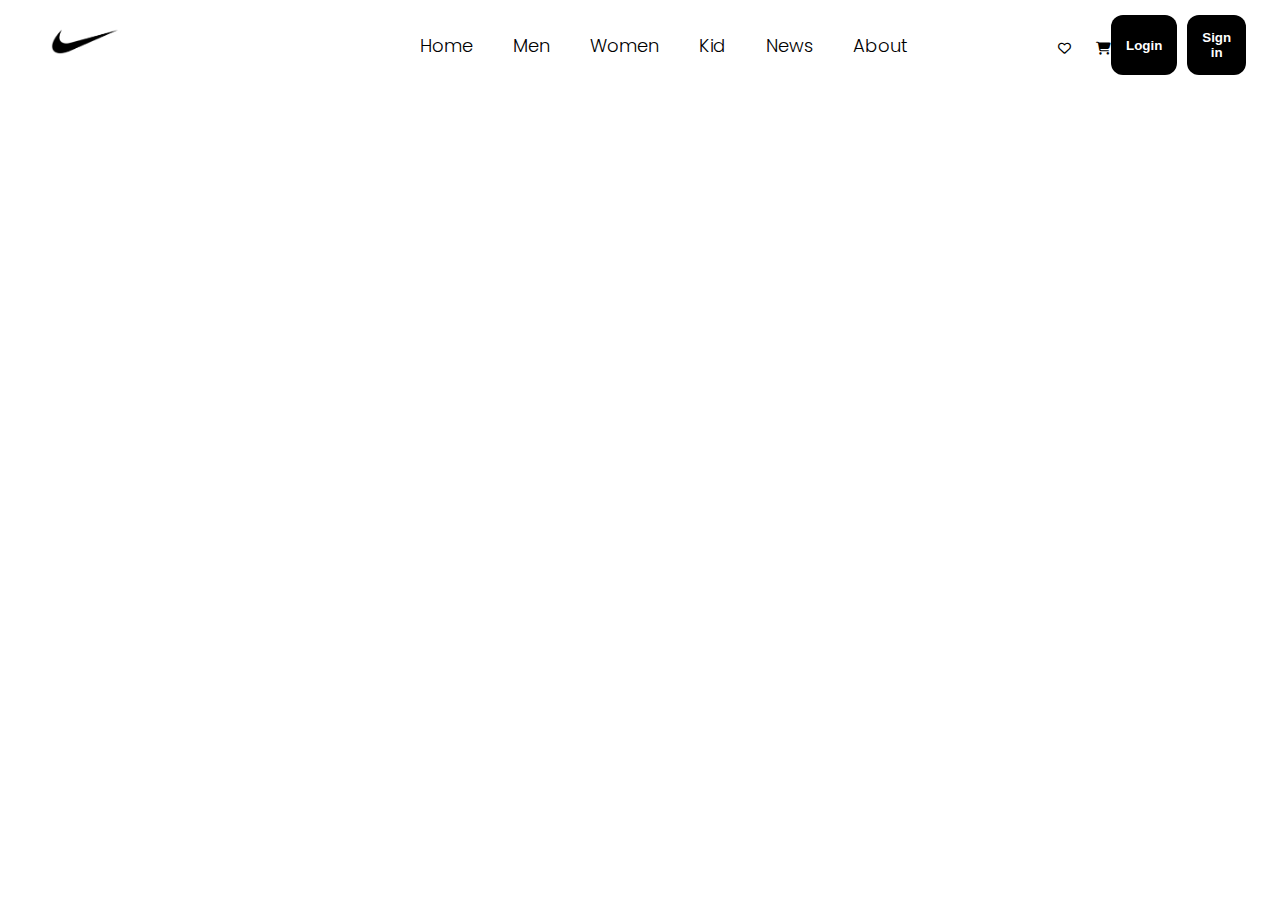
<file: News.html>
<!DOCTYPE html>
<html lang="en">
<head>
    <meta charset="UTF-8">
    <meta name="viewport" content="width=device-width, initial-scale=1.0">
    <title>News </title>
    <link rel="stylesheet" href="./asset/styles.css">
    <link rel="stylesheet" href="./fontawesome-free-6.5.1-web/css/all.css">
</head>
<body>
        <!-- HEADER -->
        <header>
            <!-- navbar -->
            <div class="navbar">
                <a href="./index.html">
                    <img src="./asset/img/logo.png" alt="Nike" class="logo">
                </a>
                <div class="navbar-nav">
                    <a href="index.html" class="home">Home</a>
                    <a href="men.html" class="home">Men</a>
                    <a href="women.html" class="home">Women</a>
                    <a href="kid.html" class="home">Kid</a>
    
                    <a href="News.html" class="home">News</a>
                    <a href="About.html" class="home">About</a>
                </div>
                <div class="cart">
                    <a href="#!"><i class="fa-regular fa-heart"></i></a>
                     <a href="#!" class="cart-item"><i class="fa-solid fa-cart-shopping"></i></a>
                </div>
                <div class="login">
                    <button class="btn log-in">Login</button>
                    <button class="btn sign-up">Sign in</button>
                </div>
            </div>
        </header>
</body>
</html>
</file>
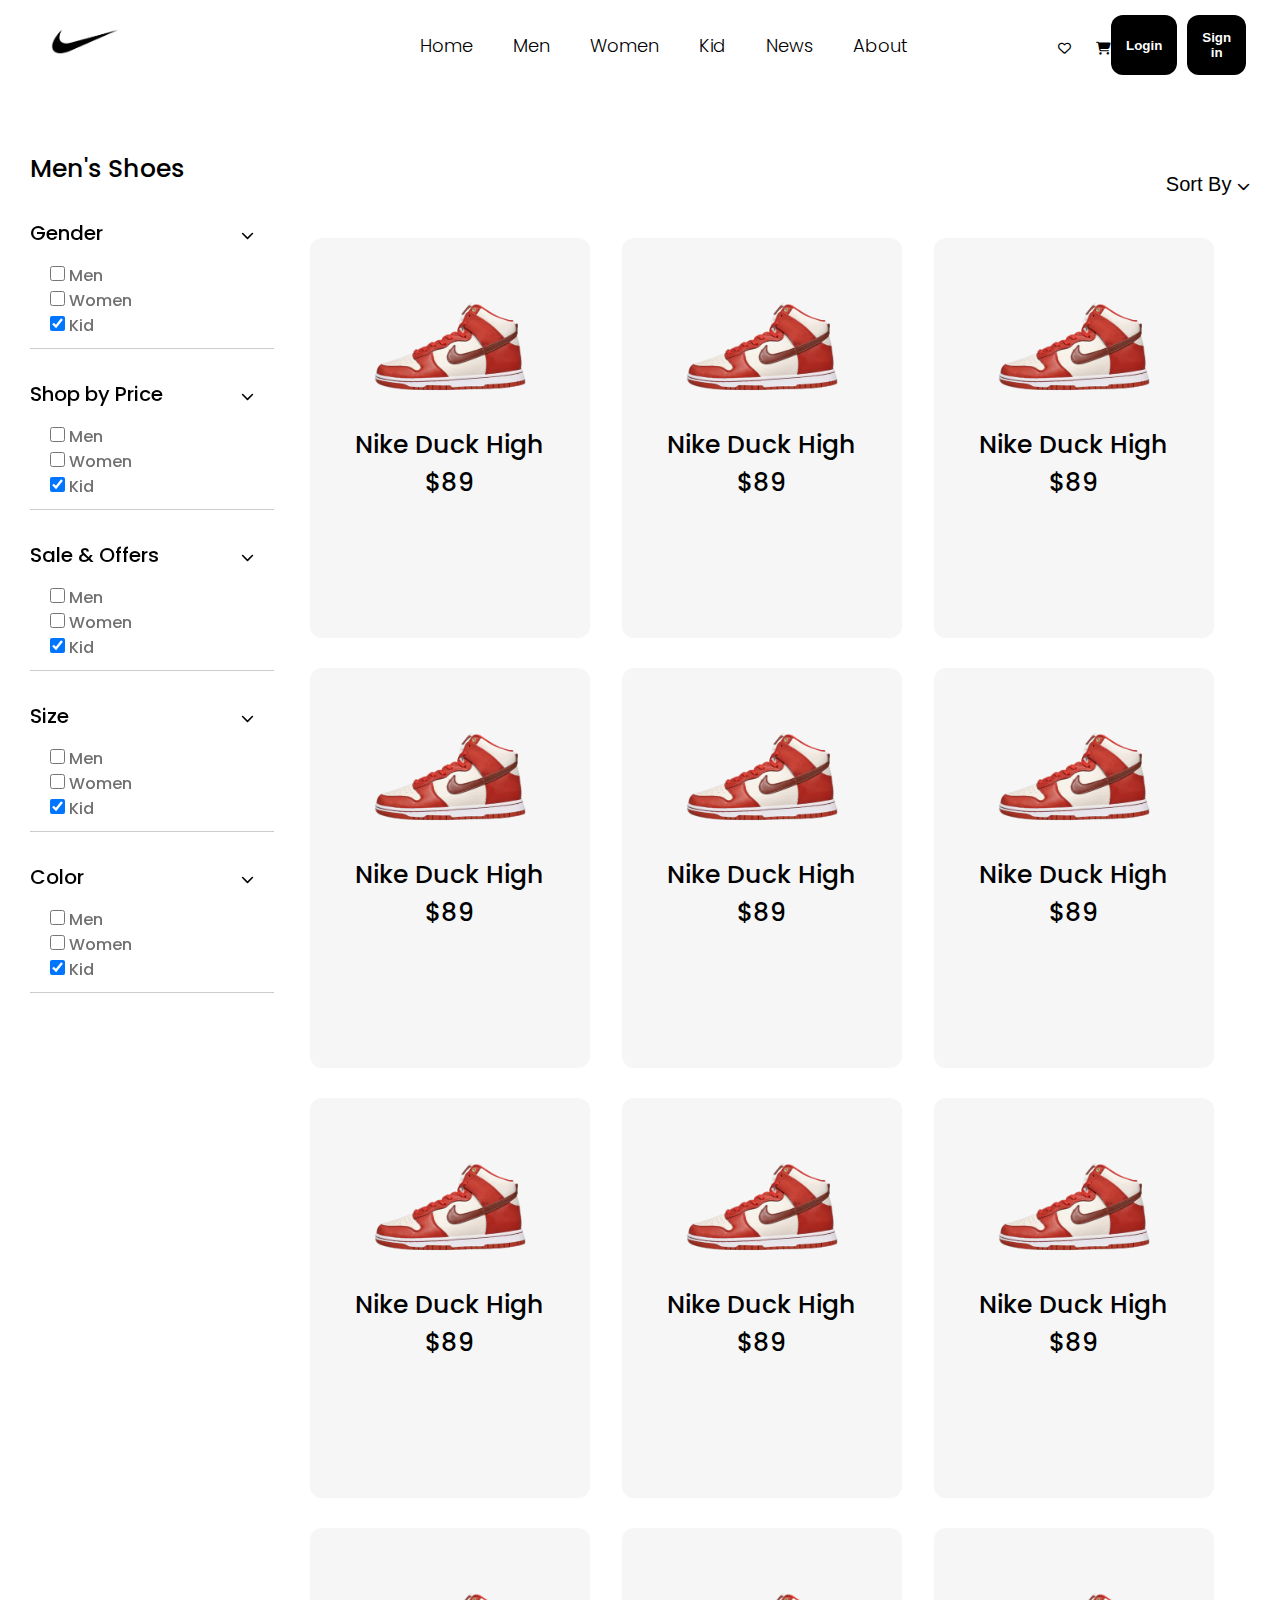
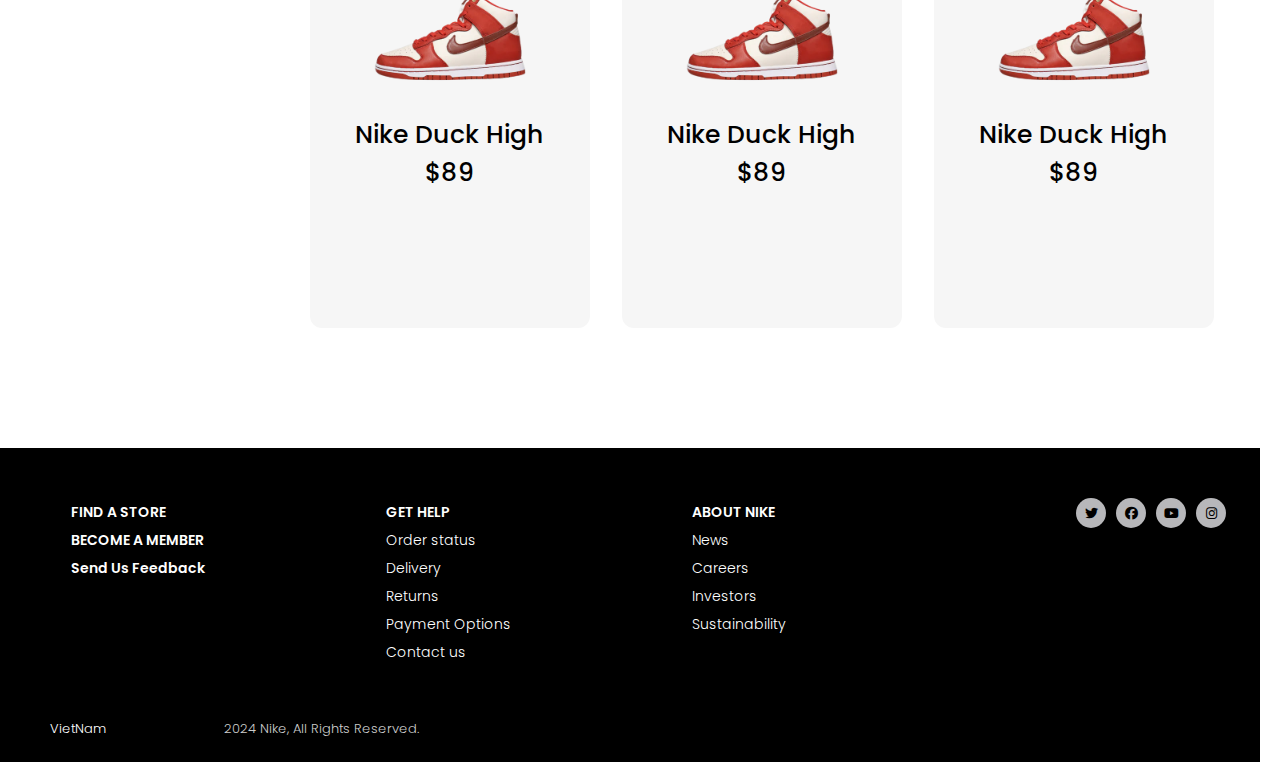
<file: women.html>
<!DOCTYPE html>
<html lang="en">
<head>
    <meta charset="UTF-8">
    <meta name="viewport" content="width=device-width, initial-scale=1.0">
    <title>Shop for women</title>
    <link rel="stylesheet" href="./asset/styles.css">
    <link rel="stylesheet" href="./fontawesome-free-6.5.1-web/css/all.css">
</head>
<body>
        <!-- HEADER -->
        <header>
            <!-- navbar -->
            <div class="navbar">
                <a href="./index.html">
                    <img src="./asset/img/logo.png" alt="Nike" class="logo">
                </a>
                <div class="navbar-nav">
                    <a href="index.html" class="title__nav">Home</a>
                    <a href="men.html" class="title__nav">Men</a>
                    <a href="women.html" class="title__nav">Women</a>
                    <a href="kid.html" class="title__nav">Kid</a>
                    <a href="News.html" class="title__nav">News</a>
                    <a href="About.html" class="title__nav">About</a>
                </div>
                <div class="cart">
                    <a href="#!"><i class="fa-regular fa-heart"></i></a>
                     <a href="#!" class="cart-item"><i class="fa-solid fa-cart-shopping"></i></a>
                </div>
                <div class="login">
                    <button class="btn log-in">Login</button>
                    <button class="btn sign-up">Sign in</button>
                </div>
            </div>
        </header>
        <!-- main -->
        <main>
            <!-- header main -->
            <div class="header__main">
                <h3 class="title">Men's Shoes</h3>
            
                <button class="btn_filter"> 
                    <span>Sort By</span>
                    <i class="fa-solid fa-chevron-down"></i>
                </button>
                
            </div>
            <!-- body main -->
            <div class="body-main">
                <div class="nav-bar">
                    <div class="options">
                        <div class="item-op">
                            <div class="row-option">
                                <span class="title_op">
                                    Gender
                                </span>
                                <div class="icon">
                                    <i class="fa-solid fa-chevron-down"></i>
                                </div>
                            </div>
                            <form action="#!" class="form-op">
                                <input class="ip-op" type="checkbox" name="Men" value="">
                                <label for="Men"> Men</label><br>
                                <input class="ip-op"  type="checkbox" name="Women" value="">
                                <label for="Women"> Women</label><br>
                                <input class="ip-op" type="checkbox" name="Kid" value="" checked>
                                <label for="Kid"> Kid</label><br>
                            </form>
                        </div>
                        <div class="item-op">
                            <div class="row-option">
                                <span class="title_op">
                                    Shop by Price
                                </span>
                                <div class="icon">
                                    <i class="fa-solid fa-chevron-down"></i>
                                </div>
                                
                            </div>
                            <form action="#!" class="form-op">
                                <input class="ip-op" type="checkbox" name="Men" value="">
                                <label for="Men"> Men</label><br>
                                <input class="ip-op"  type="checkbox" name="Women" value="">
                                <label for="Women"> Women</label><br>
                                <input class="ip-op" type="checkbox" name="Kid" value="" checked>
                                <label for="Kid"> Kid</label><br>
                            </form>
                        </div>
                        <div class="item-op">
                            <div class="row-option">
                                <span class="title_op">
                                    Sale & Offers
                                </span>
                                <div class="icon">
                                    <i class="fa-solid fa-chevron-down"></i>
                                </div>
                            </div>
                            <form action="#!" class="form-op">
                                <input class="ip-op" type="checkbox" name="Men" value="">
                                <label for="Men"> Men</label><br>
                                <input class="ip-op"  type="checkbox" name="Women" value="">
                                <label for="Women"> Women</label><br>
                                <input class="ip-op" type="checkbox" name="Kid" value="" checked>
                                <label for="Kid"> Kid</label><br>
                            </form>
                        </div>
                        <div class="item-op">
                            <div class="row-option">
                                <span class="title_op">
                                    Size
                                </span>
                                <div class="icon">
                                    <i class="fa-solid fa-chevron-down"></i>
                                </div>
                            </div>
                            <form action="#!" class="form-op">
                                <input class="ip-op" type="checkbox" name="Men" value="">
                                <label for="Men"> Men</label><br>
                                <input class="ip-op"  type="checkbox" name="Women" value="">
                                <label for="Women"> Women</label><br>
                                <input class="ip-op" type="checkbox" name="Kid" value="" checked>
                                <label for="Kid"> Kid</label><br>
                            </form>
                        </div>
                        <div class="item-op">
                            <div class="row-option">
                                <span class="title_op">
                                    Color
                                </span>
                                <div class="icon">
                                    <i class="fa-solid fa-chevron-down"></i>
                                </div>
                            </div>
                            <form action="#!" class="form-op">
                                <input class="ip-op" type="checkbox" name="Men" value="">
                                <label for="Men"> Men</label><br>
                                <input class="ip-op"  type="checkbox" name="Women" value="">
                                <label for="Women"> Women</label><br>
                                <input class="ip-op" type="checkbox" name="Kid" value="" checked>
                                <label for="Kid"> Kid</label><br>
                            </form>
                        </div>
                        
                        
                    </div>
                </div>
                <div class="content">
                    <div class="row__content">
                        <div class="item">
                            <div class="card">
                                <div class="card__row">
                                    <div class="card__heart">
                                        <i class='bx bx-heart' ></i>
                                    </div>
                                    <div class="card__cart">
                                        <i class='bx bx-cart-alt' ></i>
                                    </div>
                                </div>
                                <div class="card__img">
                                    <img src="./asset/img/nikeDunkHigh.png" alt="">
                                </div>
                                <div class="card__title">
                                    Nike Duck High
                                </div>
                                <div class="card__price">
                                    $89
                                </div>
                               <div class="card__info">
                                <div class="card__size">
                                    <span>Size:</span>
                                    <button class="btn-size">6</button>
                                    <button class="btn-size">7</button>
                                    <button class="btn-size">8</button>
                                    <button class="btn-size">9</button>
                                </div>
                                <div class="card__color">
                                    <span>Color:</span>
                                    <button class="btn-color btn-color--green"></button>
                                    <button class="btn-color btn-color--blue"></button>
                                    <button class="btn-color btn-color--black"></button>
                                    <button class="btn-color btn-color--red"></button>
                        
                                </div>
                                <div class="card__action">
                                    <button class="btn-action">Buy Now</button>
                                    <button class="btn-action">Add Cart</button>
                        
                                </div>
                               </div>
                            </div>
                        </div>
                        <div class="item">
                            <div class="card">
                                <div class="card__row">
                                    <div class="card__heart">
                                        <i class='bx bx-heart' ></i>
                                    </div>
                                    <div class="card__cart">
                                        <i class='bx bx-cart-alt' ></i>
                                    </div>
                                </div>
                                <div class="card__img">
                                    <img src="./asset/img/nikeDunkHigh.png" alt="">
                                </div>
                                <div class="card__title">
                                    Nike Duck High
                                </div>
                                <div class="card__price">
                                    $89
                                </div>
                               <div class="card__info">
                                <div class="card__size">
                                    <span>Size:</span>
                                    <button class="btn-size">6</button>
                                    <button class="btn-size">7</button>
                                    <button class="btn-size">8</button>
                                    <button class="btn-size">9</button>
                                </div>
                                <div class="card__color">
                                    <span>Color:</span>
                                    <button class="btn-color btn-color--green"></button>
                                    <button class="btn-color btn-color--blue"></button>
                                    <button class="btn-color btn-color--black"></button>
                                    <button class="btn-color btn-color--red"></button>
                        
                                </div>
                                <div class="card__action">
                                    <button class="btn-action">Buy Now</button>
                                    <button class="btn-action">Add Cart</button>
                        
                                </div>
                               </div>
                            </div>
                        </div>
                        <div class="item">
                            <div class="card">
                                <div class="card__row">
                                    <div class="card__heart">
                                        <i class='bx bx-heart' ></i>
                                    </div>
                                    <div class="card__cart">
                                        <i class='bx bx-cart-alt' ></i>
                                    </div>
                                </div>
                                <div class="card__img">
                                    <img src="./asset/img/nikeDunkHigh.png" alt="">
                                </div>
                                <div class="card__title">
                                    Nike Duck High
                                </div>
                                <div class="card__price">
                                    $89
                                </div>
                               <div class="card__info">
                                <div class="card__size">
                                    <span>Size:</span>
                                    <button class="btn-size">6</button>
                                    <button class="btn-size">7</button>
                                    <button class="btn-size">8</button>
                                    <button class="btn-size">9</button>
                                </div>
                                <div class="card__color">
                                    <span>Color:</span>
                                    <button class="btn-color btn-color--green"></button>
                                    <button class="btn-color btn-color--blue"></button>
                                    <button class="btn-color btn-color--black"></button>
                                    <button class="btn-color btn-color--red"></button>
                        
                                </div>
                                <div class="card__action">
                                    <button class="btn-action">Buy Now</button>
                                    <button class="btn-action">Add Cart</button>
                        
                                </div>
                               </div>
                            </div>
                        </div>
                    </div>
                    <div class="row__content">
                        <div class="item">
                            <div class="card">
                                <div class="card__row">
                                    <div class="card__heart">
                                        <i class='bx bx-heart' ></i>
                                    </div>
                                    <div class="card__cart">
                                        <i class='bx bx-cart-alt' ></i>
                                    </div>
                                </div>
                                <div class="card__img">
                                    <img src="./asset/img/nikeDunkHigh.png" alt="">
                                </div>
                                <div class="card__title">
                                    Nike Duck High
                                </div>
                                <div class="card__price">
                                    $89
                                </div>
                               <div class="card__info">
                                <div class="card__size">
                                    <span>Size:</span>
                                    <button class="btn-size">6</button>
                                    <button class="btn-size">7</button>
                                    <button class="btn-size">8</button>
                                    <button class="btn-size">9</button>
                                </div>
                                <div class="card__color">
                                    <span>Color:</span>
                                    <button class="btn-color btn-color--green"></button>
                                    <button class="btn-color btn-color--blue"></button>
                                    <button class="btn-color btn-color--black"></button>
                                    <button class="btn-color btn-color--red"></button>
                        
                                </div>
                                <div class="card__action">
                                    <button class="btn-action">Buy Now</button>
                                    <button class="btn-action">Add Cart</button>
                        
                                </div>
                               </div>
                            </div>
                        </div>
                        <div class="item">
                            <div class="card">
                                <div class="card__row">
                                    <div class="card__heart">
                                        <i class='bx bx-heart' ></i>
                                    </div>
                                    <div class="card__cart">
                                        <i class='bx bx-cart-alt' ></i>
                                    </div>
                                </div>
                                <div class="card__img">
                                    <img src="./asset/img/nikeDunkHigh.png" alt="">
                                </div>
                                <div class="card__title">
                                    Nike Duck High
                                </div>
                                <div class="card__price">
                                    $89
                                </div>
                               <div class="card__info">
                                <div class="card__size">
                                    <span>Size:</span>
                                    <button class="btn-size">6</button>
                                    <button class="btn-size">7</button>
                                    <button class="btn-size">8</button>
                                    <button class="btn-size">9</button>
                                </div>
                                <div class="card__color">
                                    <span>Color:</span>
                                    <button class="btn-color btn-color--green"></button>
                                    <button class="btn-color btn-color--blue"></button>
                                    <button class="btn-color btn-color--black"></button>
                                    <button class="btn-color btn-color--red"></button>
                        
                                </div>
                                <div class="card__action">
                                    <button class="btn-action">Buy Now</button>
                                    <button class="btn-action">Add Cart</button>
                        
                                </div>
                               </div>
                            </div>
                        </div>
                        <div class="item">
                            <div class="card">
                                <div class="card__row">
                                    <div class="card__heart">
                                        <i class='bx bx-heart' ></i>
                                    </div>
                                    <div class="card__cart">
                                        <i class='bx bx-cart-alt' ></i>
                                    </div>
                                </div>
                                <div class="card__img">
                                    <img src="./asset/img/nikeDunkHigh.png" alt="">
                                </div>
                                <div class="card__title">
                                    Nike Duck High
                                </div>
                                <div class="card__price">
                                    $89
                                </div>
                               <div class="card__info">
                                <div class="card__size">
                                    <span>Size:</span>
                                    <button class="btn-size">6</button>
                                    <button class="btn-size">7</button>
                                    <button class="btn-size">8</button>
                                    <button class="btn-size">9</button>
                                </div>
                                <div class="card__color">
                                    <span>Color:</span>
                                    <button class="btn-color btn-color--green"></button>
                                    <button class="btn-color btn-color--blue"></button>
                                    <button class="btn-color btn-color--black"></button>
                                    <button class="btn-color btn-color--red"></button>
                        
                                </div>
                                <div class="card__action">
                                    <button class="btn-action">Buy Now</button>
                                    <button class="btn-action">Add Cart</button>
                        
                                </div>
                               </div>
                            </div>
                        </div>
                    </div>
                    <div class="row__content">
                        <div class="item">
                            <div class="card">
                                <div class="card__row">
                                    <div class="card__heart">
                                        <i class='bx bx-heart' ></i>
                                    </div>
                                    <div class="card__cart">
                                        <i class='bx bx-cart-alt' ></i>
                                    </div>
                                </div>
                                <div class="card__img">
                                    <img src="./asset/img/nikeDunkHigh.png" alt="">
                                </div>
                                <div class="card__title">
                                    Nike Duck High
                                </div>
                                <div class="card__price">
                                    $89
                                </div>
                               <div class="card__info">
                                <div class="card__size">
                                    <span>Size:</span>
                                    <button class="btn-size">6</button>
                                    <button class="btn-size">7</button>
                                    <button class="btn-size">8</button>
                                    <button class="btn-size">9</button>
                                </div>
                                <div class="card__color">
                                    <span>Color:</span>
                                    <button class="btn-color btn-color--green"></button>
                                    <button class="btn-color btn-color--blue"></button>
                                    <button class="btn-color btn-color--black"></button>
                                    <button class="btn-color btn-color--red"></button>
                        
                                </div>
                                <div class="card__action">
                                    <button class="btn-action">Buy Now</button>
                                    <button class="btn-action">Add Cart</button>
                        
                                </div>
                               </div>
                            </div>
                        </div>
                        <div class="item">
                            <div class="card">
                                <div class="card__row">
                                    <div class="card__heart">
                                        <i class='bx bx-heart' ></i>
                                    </div>
                                    <div class="card__cart">
                                        <i class='bx bx-cart-alt' ></i>
                                    </div>
                                </div>
                                <div class="card__img">
                                    <img src="./asset/img/nikeDunkHigh.png" alt="">
                                </div>
                                <div class="card__title">
                                    Nike Duck High
                                </div>
                                <div class="card__price">
                                    $89
                                </div>
                               <div class="card__info">
                                <div class="card__size">
                                    <span>Size:</span>
                                    <button class="btn-size">6</button>
                                    <button class="btn-size">7</button>
                                    <button class="btn-size">8</button>
                                    <button class="btn-size">9</button>
                                </div>
                                <div class="card__color">
                                    <span>Color:</span>
                                    <button class="btn-color btn-color--green"></button>
                                    <button class="btn-color btn-color--blue"></button>
                                    <button class="btn-color btn-color--black"></button>
                                    <button class="btn-color btn-color--red"></button>
                        
                                </div>
                                <div class="card__action">
                                    <button class="btn-action">Buy Now</button>
                                    <button class="btn-action">Add Cart</button>
                        
                                </div>
                               </div>
                            </div>
                        </div>
                        <div class="item">
                            <div class="card">
                                <div class="card__row">
                                    <div class="card__heart">
                                        <i class='bx bx-heart' ></i>
                                    </div>
                                    <div class="card__cart">
                                        <i class='bx bx-cart-alt' ></i>
                                    </div>
                                </div>
                                <div class="card__img">
                                    <img src="./asset/img/nikeDunkHigh.png" alt="">
                                </div>
                                <div class="card__title">
                                    Nike Duck High
                                </div>
                                <div class="card__price">
                                    $89
                                </div>
                               <div class="card__info">
                                <div class="card__size">
                                    <span>Size:</span>
                                    <button class="btn-size">6</button>
                                    <button class="btn-size">7</button>
                                    <button class="btn-size">8</button>
                                    <button class="btn-size">9</button>
                                </div>
                                <div class="card__color">
                                    <span>Color:</span>
                                    <button class="btn-color btn-color--green"></button>
                                    <button class="btn-color btn-color--blue"></button>
                                    <button class="btn-color btn-color--black"></button>
                                    <button class="btn-color btn-color--red"></button>
                        
                                </div>
                                <div class="card__action">
                                    <button class="btn-action">Buy Now</button>
                                    <button class="btn-action">Add Cart</button>
                        
                                </div>
                               </div>
                            </div>
                        </div>
                    </div>
                    <div class="row__content">
                        <div class="item">
                            <div class="card">
                                <div class="card__row">
                                    <div class="card__heart">
                                        <i class='bx bx-heart' ></i>
                                    </div>
                                    <div class="card__cart">
                                        <i class='bx bx-cart-alt' ></i>
                                    </div>
                                </div>
                                <div class="card__img">
                                    <img src="./asset/img/nikeDunkHigh.png" alt="">
                                </div>
                                <div class="card__title">
                                    Nike Duck High
                                </div>
                                <div class="card__price">
                                    $89
                                </div>
                               <div class="card__info">
                                <div class="card__size">
                                    <span>Size:</span>
                                    <button class="btn-size">6</button>
                                    <button class="btn-size">7</button>
                                    <button class="btn-size">8</button>
                                    <button class="btn-size">9</button>
                                </div>
                                <div class="card__color">
                                    <span>Color:</span>
                                    <button class="btn-color btn-color--green"></button>
                                    <button class="btn-color btn-color--blue"></button>
                                    <button class="btn-color btn-color--black"></button>
                                    <button class="btn-color btn-color--red"></button>
                        
                                </div>
                                <div class="card__action">
                                    <button class="btn-action">Buy Now</button>
                                    <button class="btn-action">Add Cart</button>
                        
                                </div>
                               </div>
                            </div>
                        </div>
                        <div class="item">
                            <div class="card">
                                <div class="card__row">
                                    <div class="card__heart">
                                        <i class='bx bx-heart' ></i>
                                    </div>
                                    <div class="card__cart">
                                        <i class='bx bx-cart-alt' ></i>
                                    </div>
                                </div>
                                <div class="card__img">
                                    <img src="./asset/img/nikeDunkHigh.png" alt="">
                                </div>
                                <div class="card__title">
                                    Nike Duck High
                                </div>
                                <div class="card__price">
                                    $89
                                </div>
                               <div class="card__info">
                                <div class="card__size">
                                    <span>Size:</span>
                                    <button class="btn-size">6</button>
                                    <button class="btn-size">7</button>
                                    <button class="btn-size">8</button>
                                    <button class="btn-size">9</button>
                                </div>
                                <div class="card__color">
                                    <span>Color:</span>
                                    <button class="btn-color btn-color--green"></button>
                                    <button class="btn-color btn-color--blue"></button>
                                    <button class="btn-color btn-color--black"></button>
                                    <button class="btn-color btn-color--red"></button>
                        
                                </div>
                                <div class="card__action">
                                    <button class="btn-action">Buy Now</button>
                                    <button class="btn-action">Add Cart</button>
                        
                                </div>
                               </div>
                            </div>
                        </div>
                        <div class="item">
                            <div class="card">
                                <div class="card__row">
                                    <div class="card__heart">
                                        <i class='bx bx-heart' ></i>
                                    </div>
                                    <div class="card__cart">
                                        <i class='bx bx-cart-alt' ></i>
                                    </div>
                                </div>
                                <div class="card__img">
                                    <img src="./asset/img/nikeDunkHigh.png" alt="">
                                </div>
                                <div class="card__title">
                                    Nike Duck High
                                </div>
                                <div class="card__price">
                                    $89
                                </div>
                               <div class="card__info">
                                <div class="card__size">
                                    <span>Size:</span>
                                    <button class="btn-size">6</button>
                                    <button class="btn-size">7</button>
                                    <button class="btn-size">8</button>
                                    <button class="btn-size">9</button>
                                </div>
                                <div class="card__color">
                                    <span>Color:</span>
                                    <button class="btn-color btn-color--green"></button>
                                    <button class="btn-color btn-color--blue"></button>
                                    <button class="btn-color btn-color--black"></button>
                                    <button class="btn-color btn-color--red"></button>
                        
                                </div>
                                <div class="card__action">
                                    <button class="btn-action">Buy Now</button>
                                    <button class="btn-action">Add Cart</button>
                        
                                </div>
                               </div>
                            </div>
                        </div>
                    </div>
                   
                </div>
            
            </div>
        </main>
        <!-- footer -->
        <div class="footer">
            <div class="footer-top">
                <div class="footer-top__left">
                    <ul>
                        <li class="highlight">FIND A STORE</li>
                        <li class="highlight">BECOME A MEMBER</li>
                        <li class="highlight">Send Us Feedback</li>
                    </ul>
                    <ul>
                        <li class="highlight">GET HELP</li>
                        <li>Order status</li>
                        <li>Delivery</li>
                        <li>Returns</li>
                        <li>Payment Options</li>
                        <li>Contact us</li>
    
                    </ul>
                    <ul>
                        <li class="highlight">ABOUT NIKE</li>
                        <li>News</li>
                        <li>Careers</li>
                        <li>Investors</li>
                        <li>Sustainability</li>
    
    
                    </ul>
                </div>
                <div class="footer-top__right">
                    <a href="#!" class="icon"><i class="fa-brands fa-twitter"></i></a>
                    <a href="#!" class="icon"><i class="fa-brands fa-facebook"></i></a>
                    <a href="#!" class="icon"><i class="fa-brands fa-youtube"></i></a>
                    <a href="#!" class="icon"><i class="fa-brands fa-instagram"></i></a>
                    
                </div>
            </div>
            <div class="footer-bot">
                <a href="#!" class="location">
                    <i class="fa-solid fa-location-dot"></i>
                    <span class="country">VietNam</span>
                </a>
                <div class="copyright">
                    <div class="copy-icon"><i class="fa-regular fa-copyright"></i></div>
                    <span class="desc">
                        2024 Nike, All Rights Reserved.
                    </span>
                </div>
    
            </div>
            
        </div>
</body>
</html>
</file>
<file: asset/style.css>
@import url('https://fonts.googleapis.com/css2?family=Poppins:ital,wght@0,100;0,200;0,300;0,400;0,500;0,600;0,700;0,800;0,900;1,100;1,200;1,300;1,400;1,500;1,600;1,700;1,800;1,900&display=swap');

*{
    margin: 0;
    padding: 0;
    box-sizing: border-box;
}
body{
    font-size: 18px;
    background: #fff;
    font-family: "Poppins", sans-serif;
    font-weight: 300;
    font-style: normal;
    padding-top: 10px;
    padding-right: 30px;
    padding-left: 30px;
    color: black;
}
/* common */
a{
    text-decoration: none;
    color: black;
}
.btn {
    padding: 15px;
    text-align: center;
    border-radius: 6px;
    cursor: pointer;
    font-weight: 600;
    border: none;
    outline: none;
}
.title{
    margin-bottom: 30px;
    font-size: 25px;
    font-weight: 500;
}
/* Header */
header{
    min-height: 100vh;
}
.navbar{
    padding-top: 10px;
    padding-bottom: 15px;
    height: 70px;
    display: flex;
    justify-content: space-between;
    align-items: center;
    background: #fff;
}
.logo{
    margin-left: 20px;
    width: 70px;
}
.navbar .navbar-nav{
    margin-left: 300px;
    display: flex;
    gap: 40px;
    align-items: center;
}
.navbar-nav .title__nav {
    transition: 0.3s;
}
.navbar-nav .title__nav:hover{
    border-bottom: 2px solid black ;
}
.navbar .cart{
    margin-left: 150px;
    display: flex;
    gap: 25px;
    font-size: 25px;
    color: black;
}

.navbar .login{
    display: flex;
    gap: 10px;
    margin-right: 50px;
}
.log-in,.sign-up{
    border-radius: 12px;
    background: #000;
    color: #fff;
    transition: 0.25s;
}
.log-in:hover, .sign-up:hover{
    background: #707072;
}

.hero{
    margin-bottom: 70px;
}
.hero .content{
    display: flex;
    
}
.content .hero__img{
    object-fit: cover;
    width: 100%;
    height: 90vh;
    grid-template-columns: repeat(1,1fr);
    overflow: hidden ;
}
/* figcaption */
.figcaption{
    margin-top: 30px;
    height: 300px;
    width: 1000px;
    margin: auto;
    text-align: center;
    margin-bottom: 200px;
}
.figcaption .title-fig{
    font-size: 80px;
    font-weight: 900;
    line-height: 1.1;
}
.figcaption .desc{
    margin: auto;
    font-size: 16px;
    font-weight: 600;
    margin-top: 20px;
    width: 600px;
    margin-bottom: 30px;
}
.figcaption .btn-figcaption{
    margin-left: 250px;
    display: flex;
    gap: 20px;
}
.btn-fig-left,.btn-fig-right {
    width: 250px;
    border-radius: 12px;
    background: #000;
    color: #fff;
    transition: 0.25s;
}
.btn-fig-left:hover,.btn-fig-right:hover{
    background: #707072;
}
/* featured */
.featured{
    width: 100%;
}
.featured .featured-items{
    display: flex;
    justify-content: space-between;
}
.feature-item{
    width: 32%;
}
.feature__img{
    width: 100%;
    height: 650px;
    object-fit: cover;
}
.featured .desc{
    margin-top: 20px;
    font-size: 20px;
    font-weight: 500;
}
/* trending */
.trending{
    margin-top: 100px;
}
.trending-items{
    display: flex;
    justify-content: space-between;
}
.item{
    position: relative;
    width: 32%; 
}
.item .trending-img{
    width: 100%;
    object-fit: cover;
    height: 650px;
}
.item .trending-title {
    position: absolute;
    bottom: 30%;
    left: 10%;
    font-size: 20px;
    font-weight: 600;
    color: #fff;
}
.trending-title.ttt{
    color: black;
}
.item .btn-trending{
    border-radius: 12px;
    position: absolute;
    bottom: 20%;
    left: 10%;
    background: #000;
    color: #fff;
    transition: 0.25s;
    padding-left: 20px;
    padding-right: 20px;
}
.item .btn-trending:hover{
    background: #707072;
}
/* fig2 */
.fig2{
    margin-top: 70px;
}
.btn-shop{
    width: 300px;
    border-radius: 12px;
    background: #000;
    color: #fff;
    margin-left: 110px;
    transition: 0.25s;
}
.btn-shop:hover{
    background: #707072;
}
/* iconic */

.iconic-item{
    position: relative;
}
.iconic__items{
    width: 100%;
    display: flex;
    gap: 10px;
    justify-content: center;
    align-items: center;
    overflow-x: hidden;
    scrollbar-width: none;
}
.iconic__items::-webkit-scrollbar{
    display: none;
}

.img__iconic{
    width: 350px;
    height: 350px;
    object-fit: cover;
}
.btn-icon{
    width: 50px;
    height: 50px;
    font-size: 15px;
    border-radius: 50%;
    border: none;
    outline: none;
    background: #fff;
    text-align: center;
    transition: 0.25s
    
}
#iconic__right{
    position: absolute;
    right: 0;
    top: 45%;
}
#iconic__left{
    position: absolute;
    left: 0;
    top: 45%;
}
#iconic__right:hover,#iconic__left:hover{
    cursor: pointer;
    background: #b7b7ba;
}

/* Footer */
.footer{
    margin-top: 100px;
    width: 100vw;
    background: #000;
    color: #fff;
    padding-top: 50px;
    padding-bottom: 20px;
    margin-left: -50px;
    font-size: 14px;
    line-height: 2;
}
.footer-top{
    display: flex;

}
.footer-top li{
    list-style-type: none;
}
.highlight{
    font-weight: 600;
}
.footer-top__left{
    width: 70%;
    display: flex;
    justify-content: space-around;
}
.footer-top__right{
    margin-left: 200px;
    display: flex;
    gap: 10px;
}
.footer-top__right .icon{
    display: flex;
    justify-content: center;
    align-items: center;
    width: 30px;
    height: 30px;
    border-radius: 50%;
    background: #b7b7ba;
    transition: 0.25s;
}
.footer-top__right .icon:hover{
    background: #fff;
}
.footer-bot{
    margin-top: 50px;
    color: #fff;
    padding-left:50px;
    display: flex;
    gap: 100px  ;
}
.location{
    font-size: 13px;
    display: flex;
    color: #fff;
    gap:10px;
    align-items: center;
}
.copyright{
    display: flex;
    align-items: center;
    gap:5px;
    color: #ccc;
    font-size: 13px;
}
</file>
<file: asset/styles.css>
@import url('https://fonts.googleapis.com/css2?family=Poppins:ital,wght@0,100;0,200;0,300;0,400;0,500;0,600;0,700;0,800;0,900;1,100;1,200;1,300;1,400;1,500;1,600;1,700;1,800;1,900&display=swap');

*{
    margin: 0;
    padding: 0;
    box-sizing: border-box;
}
body{
    font-size: 18px;
    background: #fff;
    font-family: "Poppins", sans-serif;
    font-weight: 300;
    font-style: normal;
    padding-top: 10px;
    padding-right: 30px;
    padding-left: 30px;
    color: black;
}
/* common */
a{
    text-decoration: none;
    color: black;
}
.btn {
    padding: 15px;
    text-align: center;
    border-radius: 6px;
    cursor: pointer;
    font-weight: 600;
    border: none;
    outline: none;
    cursor: pointer;
}
.title{
    margin-bottom: 30px;
    font-size: 25px;
    font-weight: 500;
}
i{
    font-size: 13px;
    color: #000;
}
input{
    cursor: pointer;
}

/* Header */
header{
    margin-bottom: 70px;
}
.navbar{
    height: 70px;
    display: flex;
    justify-content: space-between;
    align-items: center;
    background: #fff;
}
.logo{
    margin-left: 20px;
    width: 70px;
}
.navbar .navbar-nav{
    margin-left: 300px;
    display: flex;
    gap: 40px;
}
.navbar-nav .title__nav {
    transition: 0.3s;
}
.navbar-nav .title__nav:hover{
    border-bottom: 2px solid black ;
}
.navbar .cart{
    margin-left: 150px;
    display: flex;
    gap: 25px;
    font-size: 25px;
    color: black;
}
.cart-item{
    font-style: 25px;
}
.navbar .login{
    display: flex;
    gap: 10px;
    margin-right: 50px;
}
.log-in,.sign-up{
    border-radius: 12px;
    background: #000;
    color: #fff;
    transition: 0.25s;
}
.log-in:hover, .sign-up:hover{
    background: #707072;
}
/* main */
.header__main{
    display: flex;
    justify-content: space-between;
    align-items: center;
}

.btn_filter{
    font-size: 20px;
    border: none;
    background: none;
    cursor: pointer;
}
/* body main */
.body-main{
    display: flex;
}
.body-main .nav-bar{
    top: 0px;
    left: 20px;
    width: 20%;
    height: 100vh;
    position: sticky;
    overflow: auto; 
}
.item-op:first-child{
    margin-top: 0;
}
.item-op{
    position: relative;
    margin-top: 30px;
    padding-bottom: 10px; ;
    border-bottom: 1px solid #ccc;
}
.row-option{
    display: flex;
    align-items: center;
}
.row-option .icon{
    position: absolute; 
    right: 20px;
}
.form-op{
    margin-top: 15px;
    margin-left: 20px;
    font-size: 16px;
    font-weight: 500;
    color: #707072;
}
.title_op{
    font-size: 20px;
    font-weight: 500;
}
.ip-op{
    width: 15px;
    height: 15px;
    border-radius: 12px;
    background: #000;
}

/* content */
.content{
    margin-left: auto;
    width: 80%;
    padding: 20px;
    display: flex;
    flex-wrap: wrap;
}
.row__content:first-child{
    margin-top: 0;
}
.row__content{
    margin-top: 30px;
    display: flex;
    justify-content: space-around;
    align-items: center;
}
.content .item{
    width: 30%;
    
}
.card {
    width: 100%;
    height: 400px;
    background: #F6F6F6;
    color: black;
    border-radius: 12px;
    padding: 20px;
}
.card__row{
    display: flex;
    justify-content: space-between;
}

.card__heart, .card__cart{
    font: 400;
    font-size: 20px;
    cursor: pointer;
}

.card__img {
    transition: 0.5s;
}
.card__img img{
    width: 100%;
    height: 100%;
    object-fit: cover;
}
.card__title, .card__price{
    font-weight: 500;
    font-size: 25px;
    text-align: center;
    transition: 0.5s;
}
.card__title{
    color: #000 ;
}
.card__size, .card__color{
    margin-top: 10px;
    display: flex;
    align-items: center;
    gap: 10px;
}.card__action{
    display: flex;
    justify-content: space-between;
}
.btn-size {
    border-radius: 8px;
    width: 30px;
    height: 30px;
}
.btn-color{
    border: none;
    width: 20px;
    height: 20px;
}
.btn-color--green{
    border-radius: 50%;
    background: green;
}
.btn-color--blue{
  
    border-radius: 50%;
    background: blue;
}
.btn-color--black{
    border-radius: 50%;
    background: black;
}
.btn-color--red{
    border-radius: 50%;
    background: red;
}
.card__action{
    margin-top: 10px;
}
.btn-action {
   padding: 10px 20px;
   border-radius: 8px;
   border: none;
   font-weight: bold;
   color: white;
   background: black;
}
.card:hover .card__img{
    transform: translateY(-100px) rotate(-20deg);
}
.card:hover .card__title{
    transform: translate(-40px, -80px) ;
}
 .card:hover .card__price{
    transform: translate(-110px, -80px) ;
 }
.card__info{
    margin-top: 120px;
    visibility: hidden;
    opacity: 0;
    transition: 0.5s;
    transition-delay: 0.3s;
}
.card:hover .card__info{
    visibility: visible;
    opacity: 100;
}
.card:hover .card__info{
    margin-top: -60px;
}
button{
    transition: 0.25s;
}
button:hover {
    cursor: pointer;
    background: #707072;
}

/* Footer */
.footer{
    margin-top: 100px;
    width: 100vw;
    background: #000;
    color: #fff;
    padding-top: 50px;
    padding-bottom: 20px;
    margin-left: -50px;
    font-size: 14px;
    line-height: 2;
}
.footer-top{
    display: flex;

}
.footer-top li{
    list-style-type: none;
}
.highlight{
    font-weight: 600;
}
.footer-top__left{
    width: 70%;
    display: flex;
    justify-content: space-around;
}
.footer-top__right{
    margin-left: 200px;
    display: flex;
    gap: 10px;
}
.footer-top__right .icon{
    display: flex;
    justify-content: center;
    align-items: center;
    width: 30px;
    height: 30px;
    border-radius: 50%;
    background: #b7b7ba;
    transition: 0.25s;
}
.footer-top__right .icon:hover{
    background: #fff;
}
.footer-bot{
    margin-top: 50px;
    color: #fff;
    padding-left:50px;
    display: flex;
    gap: 100px  ;
}
.location{
    font-size: 13px;
    display: flex;
    color: #fff;
    gap:10px;
    align-items: center;
}
.copyright{
    display: flex;
    align-items: center;
    gap:5px;
    color: #ccc;
    font-size: 13px;
}
</file>
